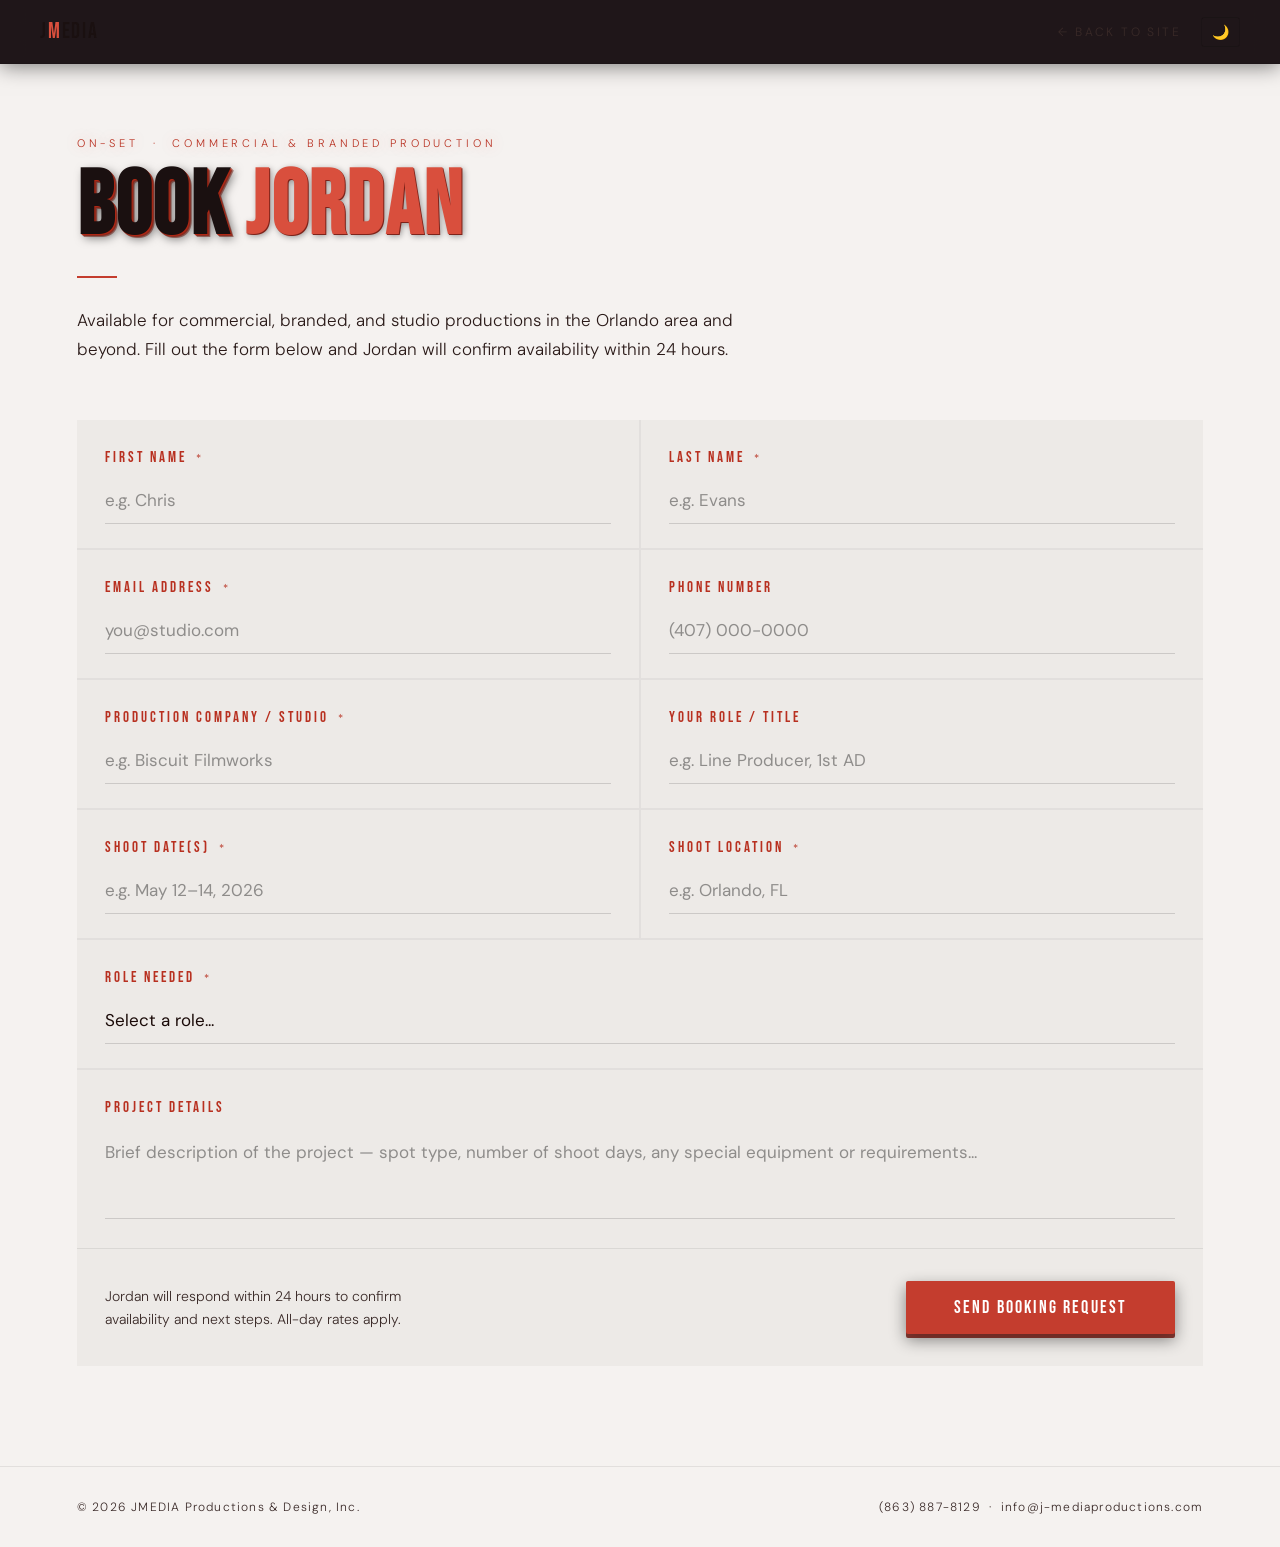
<file: booking.html>
<!DOCTYPE html>
<html lang="en" data-theme="dark">
<head>
<meta name="robots" content="noindex, nofollow">
<meta charset="UTF-8">
<meta name="viewport" content="width=device-width, initial-scale=1.0">
<title>Book Jordan — JMEDIA Productions</title>
<link rel="preconnect" href="https://fonts.googleapis.com">
<link href="https://fonts.googleapis.com/css2?family=Bebas+Neue&family=DM+Sans:wght@300;400;500&display=swap" rel="stylesheet">
<style>
  :root {
    --bg:       #0d0407;
    --bg-mid:   #130608;
    --bg-light: #1a0b0e;
    --red:      #c43d2e;
    --red-bright:#d94f3d;
    --red-dim:  rgba(217,79,61,0.08);
    --white:    #f5f0ee;
    --text-mid: #c4b0ab;
    --text-dim: #7a6260;
    --border:   rgba(255,255,255,0.07);
    --border2:  rgba(255,255,255,0.12);
  }
  [data-theme="light"] {
    --bg:       #f5f2f0;
    --bg-mid:   #edeae7;
    --bg-light: #e5e1dd;
    --white:    #1a1010;
    --text-mid: #2a1f1d;
    --text-dim: #5a4f4d;
    --border:   rgba(0,0,0,0.08);
    --border2:  rgba(0,0,0,0.14);
    --red-dim:  rgba(180,50,30,0.08);
  }
  [data-theme="light"] .field input,
  [data-theme="light"] .field select,
  [data-theme="light"] .field textarea { color: #1a0a08; }
  [data-theme="light"] .field input::placeholder,
  [data-theme="light"] .field textarea::placeholder { color: rgba(0,0,0,0.4); }
  [data-theme="light"] .hero-sub { color: #2a1a18; }
  [data-theme="light"] .eyebrow { color: #b83020; }
  [data-theme="light"] .field label { color: #b83020; }
  [data-theme="light"] .field label .req { color: #b83020; }
  [data-theme="light"] .submit-note { color: #3a2a28; }
  [data-theme="light"] .nav-back { color: #3a2a28; }
  [data-theme="light"] footer { color: #3a2a28; }
  [data-theme="light"] footer a { color: #3a2a28; }

  *, *::before, *::after { box-sizing: border-box; margin: 0; padding: 0; }

  html { scroll-behavior: smooth; }

  body {
    background: var(--bg);
    color: var(--white);
    font-family: 'DM Sans', sans-serif;
    font-weight: 300;
    min-height: 100vh;
    overflow-x: hidden;
  }

  /* ── NAV ── */
  nav {
    position: fixed; top: 0; left: 0; right: 0; z-index: 100;
    display: flex; align-items: center; justify-content: space-between;
    padding: 0 40px; height: 64px;
    background: rgba(13,4,7,0.92);
    backdrop-filter: blur(12px);
    border-bottom: 1px solid var(--border);
    box-shadow: 0 2px 20px rgba(0,0,0,0.5);
  }
  .nav-logo {
    font-family: 'Bebas Neue', sans-serif;
    font-size: 22px;
    letter-spacing: 0.08em;
    color: var(--white);
    text-decoration: none;
  }
  .nav-logo span { color: var(--red-bright); }
  .nav-right { display: flex; align-items: center; gap: 20px; }
  .nav-back {
    font-size: 12px; letter-spacing: 0.2em; color: var(--text-dim);
    text-decoration: none; text-transform: uppercase;
    transition: color 0.2s;
  }
  .nav-back:hover { color: var(--red-bright); }
  #theme-toggle {
    background: transparent; border: 1px solid var(--border2);
    color: var(--text-mid); cursor: pointer;
    padding: 6px 10px; border-radius: 3px; font-size: 14px;
    transition: all 0.2s;
  }
  #theme-toggle:hover { border-color: var(--red); color: var(--red-bright); }

  /* ── HERO STRIP ── */
  .hero {
    margin-top: 64px;
    padding: 72px 6vw 56px;
  }
  .eyebrow {
    font-size: 11px; letter-spacing: 0.35em; color: var(--red-bright);
    text-transform: uppercase; margin-bottom: 16px;
    text-shadow: 0 0 14px rgba(217,79,61,0.35);
  }
  .hero h1 {
    font-family: 'Bebas Neue', sans-serif;
    font-size: clamp(3rem, 7vw, 6.5rem);
    line-height: 0.92;
    letter-spacing: 0.02em;
    color: var(--white);
    text-shadow:
      1px 1px 0 rgba(180,40,20,0.9),
      2px 2px 0 rgba(140,25,12,0.7),
      3px 3px 0 rgba(100,18,8,0.5),
      4px 4px 10px rgba(0,0,0,0.5);
    margin-bottom: 24px;
  }
  .hero h1 em {
    font-style: normal; color: var(--red-bright);
    text-shadow:
      1px 1px 0 rgba(120,20,10,0.9),
      2px 2px 6px rgba(0,0,0,0.4);
  }
  .hero-sub {
    font-size: 17px; color: #d4c8c4; line-height: 1.7;
    max-width: 680px;
  }
  .rule { width: 40px; height: 2px; background: var(--red); margin: 28px 0; }

  /* ── FORM WRAP ── */
  .form-wrap {
    padding: 0 0 100px;
  }

  .form-grid {
    display: grid;
    grid-template-columns: 1fr 1fr;
    gap: 2px;
    background: var(--border);
    margin: 0 6vw;
  }
  .form-grid .full { grid-column: 1 / -1; }

  .field {
    background: var(--bg-mid);
    padding: 28px 28px 24px;
    position: relative;
    transition: background 0.2s;
  }
  .field:focus-within {
    background: var(--bg-light);
    box-shadow: inset 4px 0 0 var(--red-bright), inset 0 0 0 1px rgba(217,79,61,0.3);
    transition: background 0.2s, box-shadow 0.2s;
  }
  .field:focus-within label {
    color: #ffffff;
    text-shadow: 0 0 10px rgba(217,79,61,0.45);
    transition: color 0.2s, text-shadow 0.2s;
  }

  .field label {
    display: block;
    letter-spacing: 0.2em;
    text-transform: uppercase; color: var(--red-bright);
    margin-bottom: 12px;
    font-family: 'Bebas Neue', sans-serif;
    font-size: 15px;
  }
  .field label .req { color: #d94f3d; margin-left: 4px; font-size: 11px; font-family: 'DM Sans', sans-serif; letter-spacing: 0; }

  .field input,
  .field select,
  .field textarea {
    width: 100%;
    background: transparent;
    border: none;
    border-bottom: 1px solid var(--border2);
    color: #ffffff;
    font-family: 'DM Sans', sans-serif;
    font-size: 17px;
    font-weight: 400;
    padding: 10px 0 12px;
    outline: none;
    transition: border-color 0.2s;
    -webkit-appearance: none;
  }
  .field input::placeholder,
  .field textarea::placeholder { color: rgba(255,255,255,0.35); }
  .field input:focus,
  .field select:focus,
  .field textarea:focus {
    border-bottom-color: var(--red-bright);
    outline: none;
    box-shadow: 0 2px 0 var(--red-bright);
    transition: border-bottom-color 0.2s, box-shadow 0.2s;
  }

  .field select option { background: #1a0b0e; color: #ffffff; font-size: 16px; }

  .field textarea { resize: none; min-height: 90px; line-height: 1.6; }

  /* checkbox row */
  .check-group { display: flex; flex-direction: column; gap: 10px; margin-top: 4px; }
  .check-item { display: flex; align-items: center; gap: 12px; cursor: pointer; }
  .check-item input[type="checkbox"] {
    width: 16px; height: 16px; flex-shrink: 0;
    accent-color: var(--red-bright);
    cursor: pointer;
    border-bottom: none;
    padding: 0;
  }
  .check-item span {
    font-size: 14px; color: var(--text-mid); font-weight: 300;
  }

  /* submit row */
  .submit-row {
    background: var(--bg-mid);
    padding: 32px 28px;
    display: flex; align-items: center; justify-content: space-between;
    flex-wrap: wrap; gap: 20px;
    border-top: 1px solid var(--border);
    margin: 0 6vw;
  }
  .submit-note { font-size: 14px; color: #b0a09d; line-height: 1.6; max-width: 320px; }
  .btn-submit {
    background: var(--red);
    color: #fff;
    border: none;
    font-family: 'Bebas Neue', sans-serif;
    font-size: 18px;
    letter-spacing: 0.12em;
    padding: 16px 48px;
    cursor: pointer;
    border-radius: 2px;
    box-shadow: 0 4px 0 rgba(100,15,8,0.8), 0 6px 16px rgba(0,0,0,0.45);
    transition: all 0.15s;
  }
  .btn-submit:hover { transform: translateY(-2px); box-shadow: 0 6px 0 rgba(100,15,8,0.8), 0 10px 24px rgba(0,0,0,0.45); }
  .btn-submit:active { transform: translateY(2px); box-shadow: 0 2px 0 rgba(100,15,8,0.8); }
  .btn-submit:disabled { opacity: 0.5; cursor: not-allowed; transform: none; }

  /* success / error states */
  .msg {
    display: none;
    padding: 20px 28px;
    font-size: 14px; letter-spacing: 0.05em;
    border-left: 3px solid var(--red-bright);
    background: var(--red-dim);
    color: var(--text-mid);
    margin: 2px 6vw 0;
  }
  .msg.success { border-color: #4caf50; background: rgba(76,175,80,0.06); }
  .msg.visible { display: block; }

  /* ── FOOTER ── */
  footer {
    border-top: 1px solid var(--border);
    padding: 32px 6vw;
    display: flex; align-items: center; justify-content: space-between;
    flex-wrap: wrap; gap: 16px;
    font-size: 12px; color: var(--text-dim); letter-spacing: 0.1em;
  }
  footer a { color: var(--text-dim); text-decoration: none; transition: color 0.2s; }
  footer a:hover { color: var(--red-bright); }

  /* ── MOBILE ── */
  @media (max-width: 700px) {
    nav { padding: 0 20px; }
    .hero { padding: 60px 20px 40px; }
    .form-grid { grid-template-columns: 1fr; margin: 0; }
    .form-grid .full { grid-column: 1; }
    .submit-row { flex-direction: column; align-items: flex-start; margin: 0; }
    .msg { margin: 2px 0 0; }
    .btn-submit { width: 100%; text-align: center; }
    footer { padding: 24px 20px; flex-direction: column; }
  }
</style>
</head>
<body>

<nav>
  <a href="index.html" class="nav-logo">J<span>M</span>EDIA</a>
  <div class="nav-right">
    <a href="index.html" class="nav-back">← Back to Site</a>
    <button id="theme-toggle" onclick="toggleTheme()" title="Toggle theme"><span id="theme-icon">☀️</span></button>
  </div>
</nav>

<div class="hero">
  <div class="eyebrow">On-Set &nbsp;·&nbsp; Commercial &amp; Branded Production</div>
  <h1>Book <em>Jordan</em></h1>
  <div class="rule"></div>
  <p class="hero-sub">
    Available for commercial, branded, and studio productions in the Orlando area and beyond.
    Fill out the form below and Jordan will confirm availability within 24 hours.
  </p>
</div>

<div class="form-wrap">

  <!-- =========================================================
       HOW TO CONNECT THIS FORM TO HUBSPOT
       =========================================================
       1. In HubSpot → Marketing → Forms → Create form
       2. Add these fields (use exact internal names):
            firstname, lastname, email, phone,
            company, jobtitle (use for "Role Needed"),
            message (use for Project Details)
          + create custom fields:
            shoot_dates, shoot_location, roles_needed (checkbox)
       3. After saving, click "Embed" → copy your Portal ID
          and Form GUID
       4. Replace PORTAL_ID and FORM_GUID below
       ========================================================= -->

  <form id="bookingForm" novalidate>

    <div class="form-grid">

      <!-- Row 1: Name -->
      <div class="field">
        <label>First Name <span class="req">*</span></label>
        <input type="text" name="firstname" placeholder="e.g. Chris" required>
      </div>
      <div class="field">
        <label>Last Name <span class="req">*</span></label>
        <input type="text" name="lastname" placeholder="e.g. Evans" required>
      </div>

      <!-- Row 2: Contact -->
      <div class="field">
        <label>Email Address <span class="req">*</span></label>
        <input type="email" name="email" placeholder="you@studio.com" required>
      </div>
      <div class="field">
        <label>Phone Number</label>
        <input type="tel" name="phone" placeholder="(407) 000-0000">
      </div>

      <!-- Row 3: Company / Title -->
      <div class="field">
        <label>Production Company / Studio <span class="req">*</span></label>
        <input type="text" name="company" placeholder="e.g. Biscuit Filmworks" required>
      </div>
      <div class="field">
        <label>Your Role / Title</label>
        <input type="text" name="jobtitle" placeholder="e.g. Line Producer, 1st AD">
      </div>

      <!-- Row 4: Shoot dates & location -->
      <div class="field">
        <label>Shoot Date(s) <span class="req">*</span></label>
        <input type="text" name="shoot_dates" placeholder="e.g. May 12–14, 2026" required>
      </div>
      <div class="field">
        <label>Shoot Location <span class="req">*</span></label>
        <input type="text" name="shoot_location" placeholder="e.g. Orlando, FL" required>
      </div>

      <!-- Row 5: Role needed (full width) -->
      <div class="field full">
        <label>Role Needed <span class="req">*</span></label>
        <select name="roles_needed" required>
          <option value="" disabled selected>Select a role...</option>
          <option value="Camera Operator">Camera Operator</option>
          <option value="Camera Utility">Camera Utility</option>
          <option value="1st AC Support">1st AC Support</option>
          <option value="Camera Assist / 2nd AC">Camera Assist / 2nd AC</option>
          <option value="Production Assistant">Production Assistant</option>
        </select>
      </div>

      <!-- Row 6: Project details (full width) -->
      <div class="field full">
        <label>Project Details</label>
        <textarea name="message" placeholder="Brief description of the project — spot type, number of shoot days, any special equipment or requirements..."></textarea>
      </div>

    </div><!-- /form-grid -->

    <div class="submit-row">
      <p class="submit-note">
        Jordan will respond within 24 hours to confirm availability and next steps.
        All-day rates apply.
      </p>
      <button type="submit" class="btn-submit" id="submitBtn">Send Booking Request</button>
    </div>

    <div class="msg success" id="msgSuccess">
      ✓ &nbsp;Request received. Jordan will be in touch within 24 hours.
    </div>
    <div class="msg" id="msgError">
      Something went wrong — please email <a href="mailto:info@j-mediaproductions.com">info@j-mediaproductions.com</a> directly.
    </div>

  </form>
</div>

<footer>
  <span>© 2026 JMEDIA Productions &amp; Design, Inc.</span>
  <span>
    <a href="tel:8638878129">(863) 887-8129</a>
    &nbsp;·&nbsp;
    <a href="mailto:info@j-mediaproductions.com">info@j-mediaproductions.com</a>
  </span>
</footer>

<script>
/* ── THEME ── */
(function() {
  const saved = localStorage.getItem('jmedia-theme');
  const prefersDark = window.matchMedia('(prefers-color-scheme: dark)').matches;
  const theme = saved || (prefersDark ? 'dark' : 'light');
  document.documentElement.setAttribute('data-theme', theme);
  updateIcon(theme);
  function updateIcon(t) {
    const icon = document.getElementById('theme-icon');
    if (icon) icon.textContent = t === 'dark' ? '☀️' : '🌙';
  }
  window.toggleTheme = function() {
    const current = document.documentElement.getAttribute('data-theme') || 'dark';
    const next = current === 'dark' ? 'light' : 'dark';
    document.documentElement.setAttribute('data-theme', next);
    localStorage.setItem('jmedia-theme', next);
    updateIcon(next);
  };
})();

/* ── FORM SUBMIT → HUBSPOT ── */
const PORTAL_ID = '49139393';
const FORM_GUID = 'e3b3b56c-67ad-4bb5-9782-e54313cead9c';

document.getElementById('bookingForm').addEventListener('submit', async function(e) {
  e.preventDefault();
  const form = e.target;
  const btn  = document.getElementById('submitBtn');
  const ok   = document.getElementById('msgSuccess');
  const err  = document.getElementById('msgError');

  // Basic validation
  const required = form.querySelectorAll('[required]');
  let valid = true;
  required.forEach(field => { if (!field.value.trim()) valid = false; });
  const rolesSelect = form.querySelector('[name="roles_needed"]');
  if (!rolesSelect || !rolesSelect.value) valid = false;

  if (!valid) {
    err.textContent = 'Please fill in all required fields and select at least one role.';
    err.classList.remove('success');
    err.classList.add('visible');
    return;
  }

  btn.disabled = true;
  btn.textContent = 'Sending...';
  ok.classList.remove('visible');
  err.classList.remove('visible');

  // Build HubSpot fields array
  const roles = form.querySelector('[name="roles_needed"]').value;
  const fields = [
    { name: 'firstname',      value: form.firstname.value.trim() },
    { name: 'lastname',       value: form.lastname.value.trim() },
    { name: 'email',          value: form.email.value.trim() },
    { name: 'phone',          value: form.phone.value.trim() },
    { name: 'company',        value: form.company.value.trim() },
    { name: 'jobtitle',       value: form.jobtitle.value.trim() },
    { name: 'shoot_dates',    value: form.shoot_dates.value.trim() },
    { name: 'shoot_location', value: form.shoot_location.value.trim() },
    { name: 'roles_needed',   value: roles },
    { name: 'message',        value: form.message.value.trim() },
  ].filter(f => f.value);

  try {
    const res = await fetch(
      `https://api.hsforms.com/submissions/v3/integration/submit/${PORTAL_ID}/${FORM_GUID}`,
      {
        method: 'POST',
        headers: { 'Content-Type': 'application/json' },
        body: JSON.stringify({
          fields,
          context: { pageUri: window.location.href, pageName: 'JMEDIA Booking Form' }
        })
      }
    );

    if (res.ok) {
      ok.classList.add('visible');
      form.reset();
    } else {
      throw new Error('HubSpot error');
    }
  } catch {
    err.textContent = 'Something went wrong — please email info@j-mediaproductions.com directly.';
    err.classList.add('visible');
  }

  btn.disabled = false;
  btn.textContent = 'Send Booking Request';
});
</script>
</body>
</html>
</file>
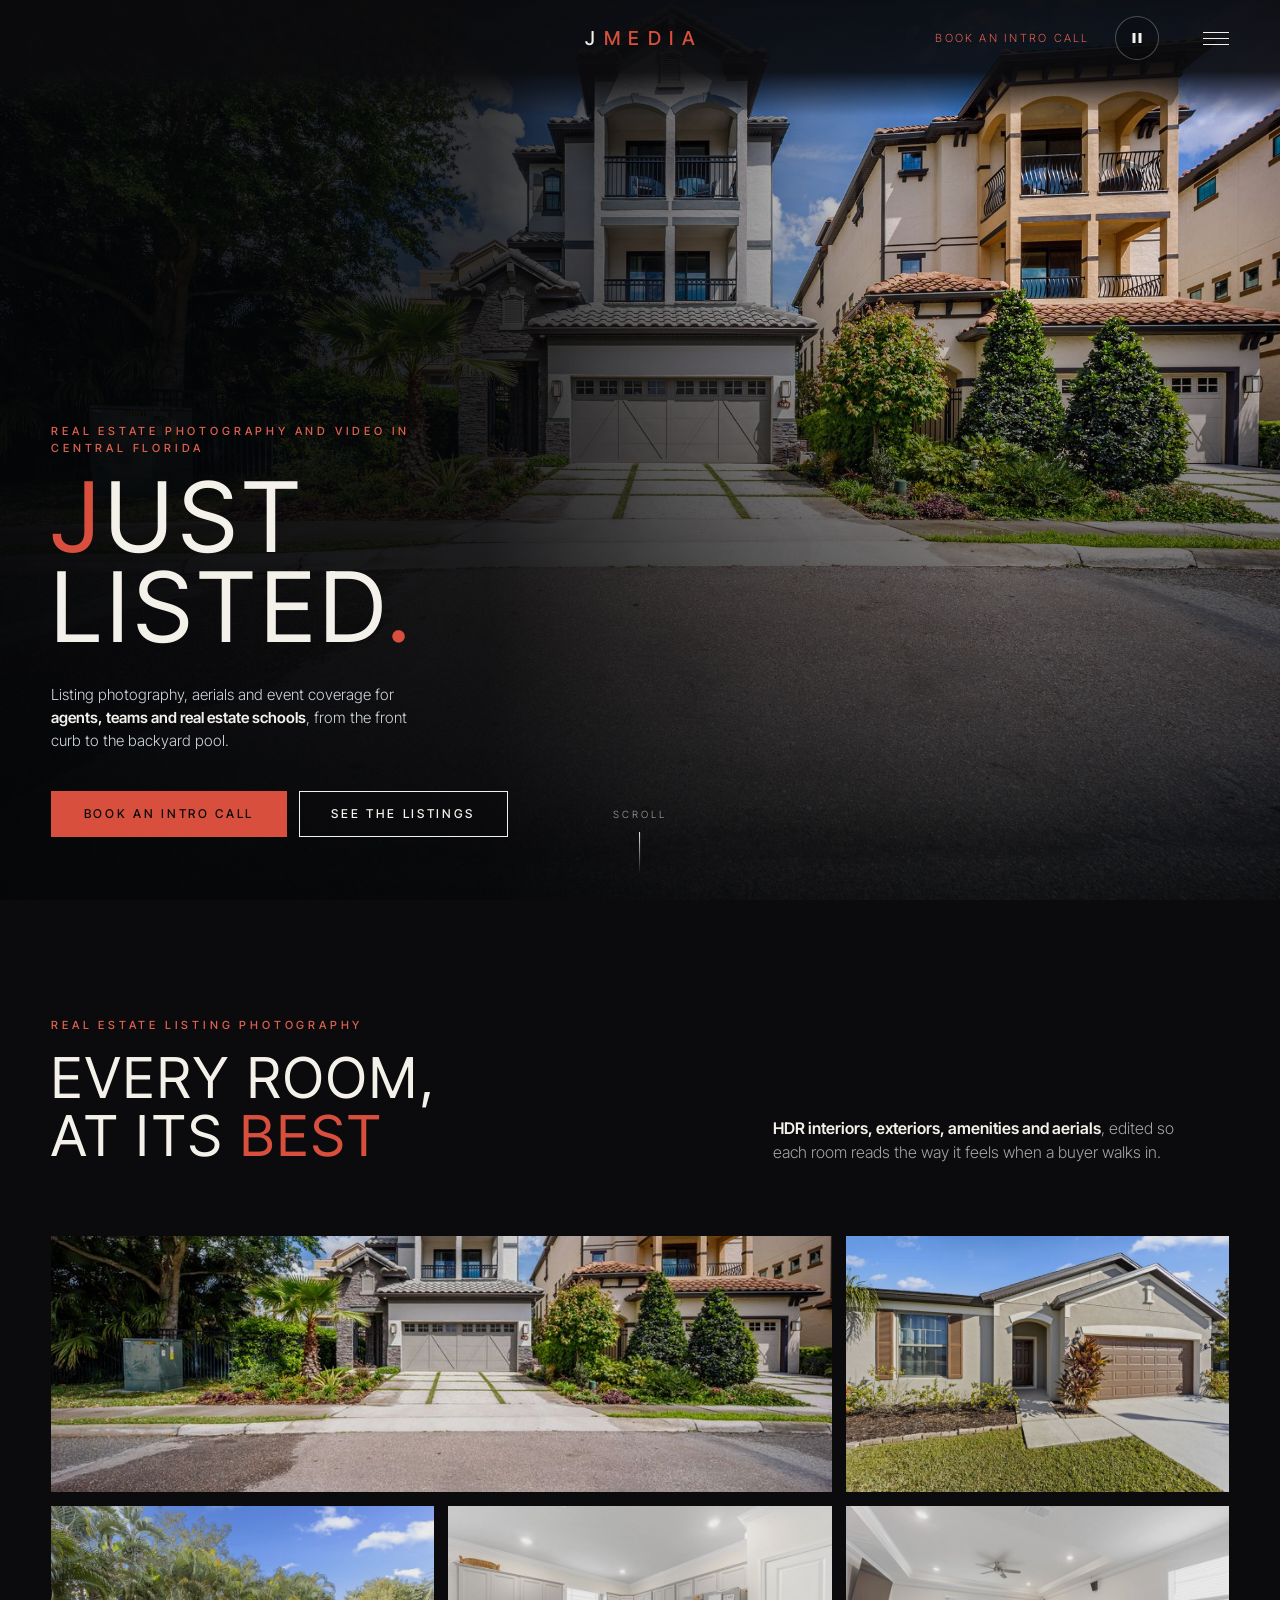
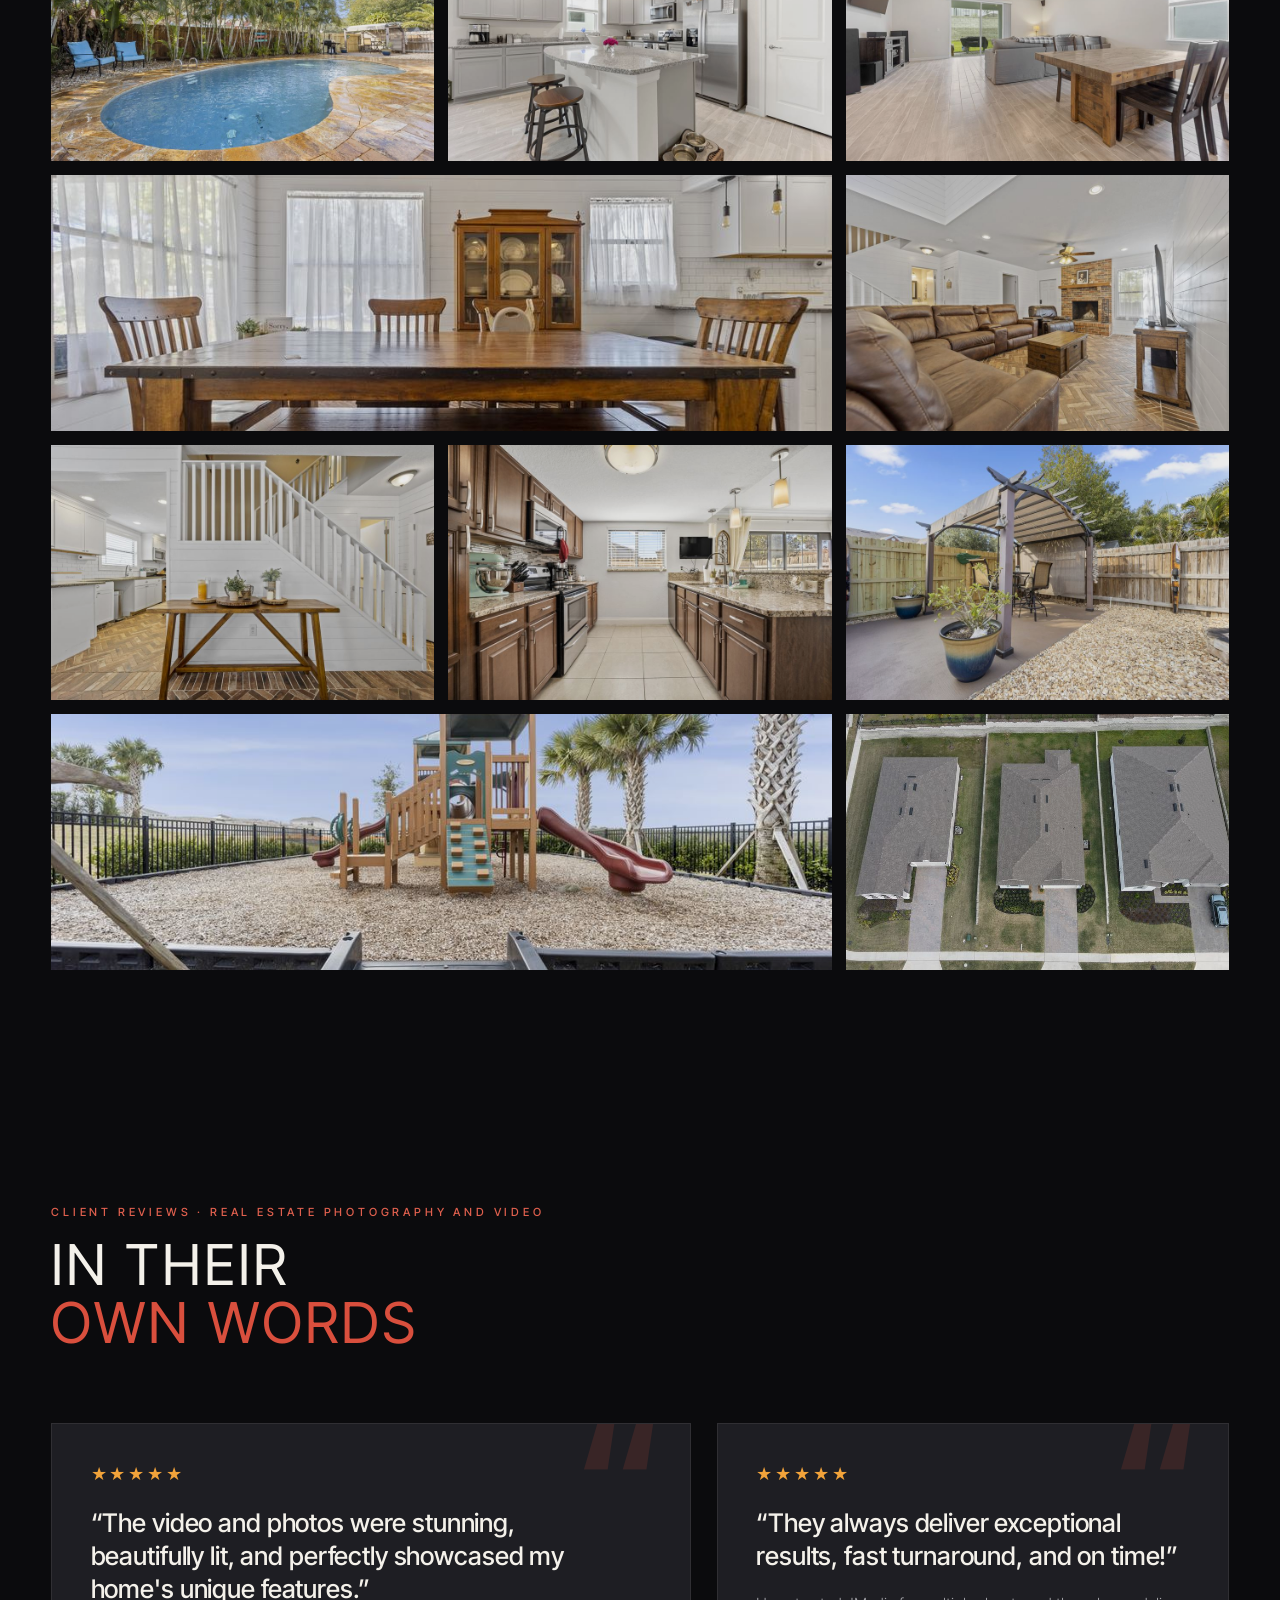
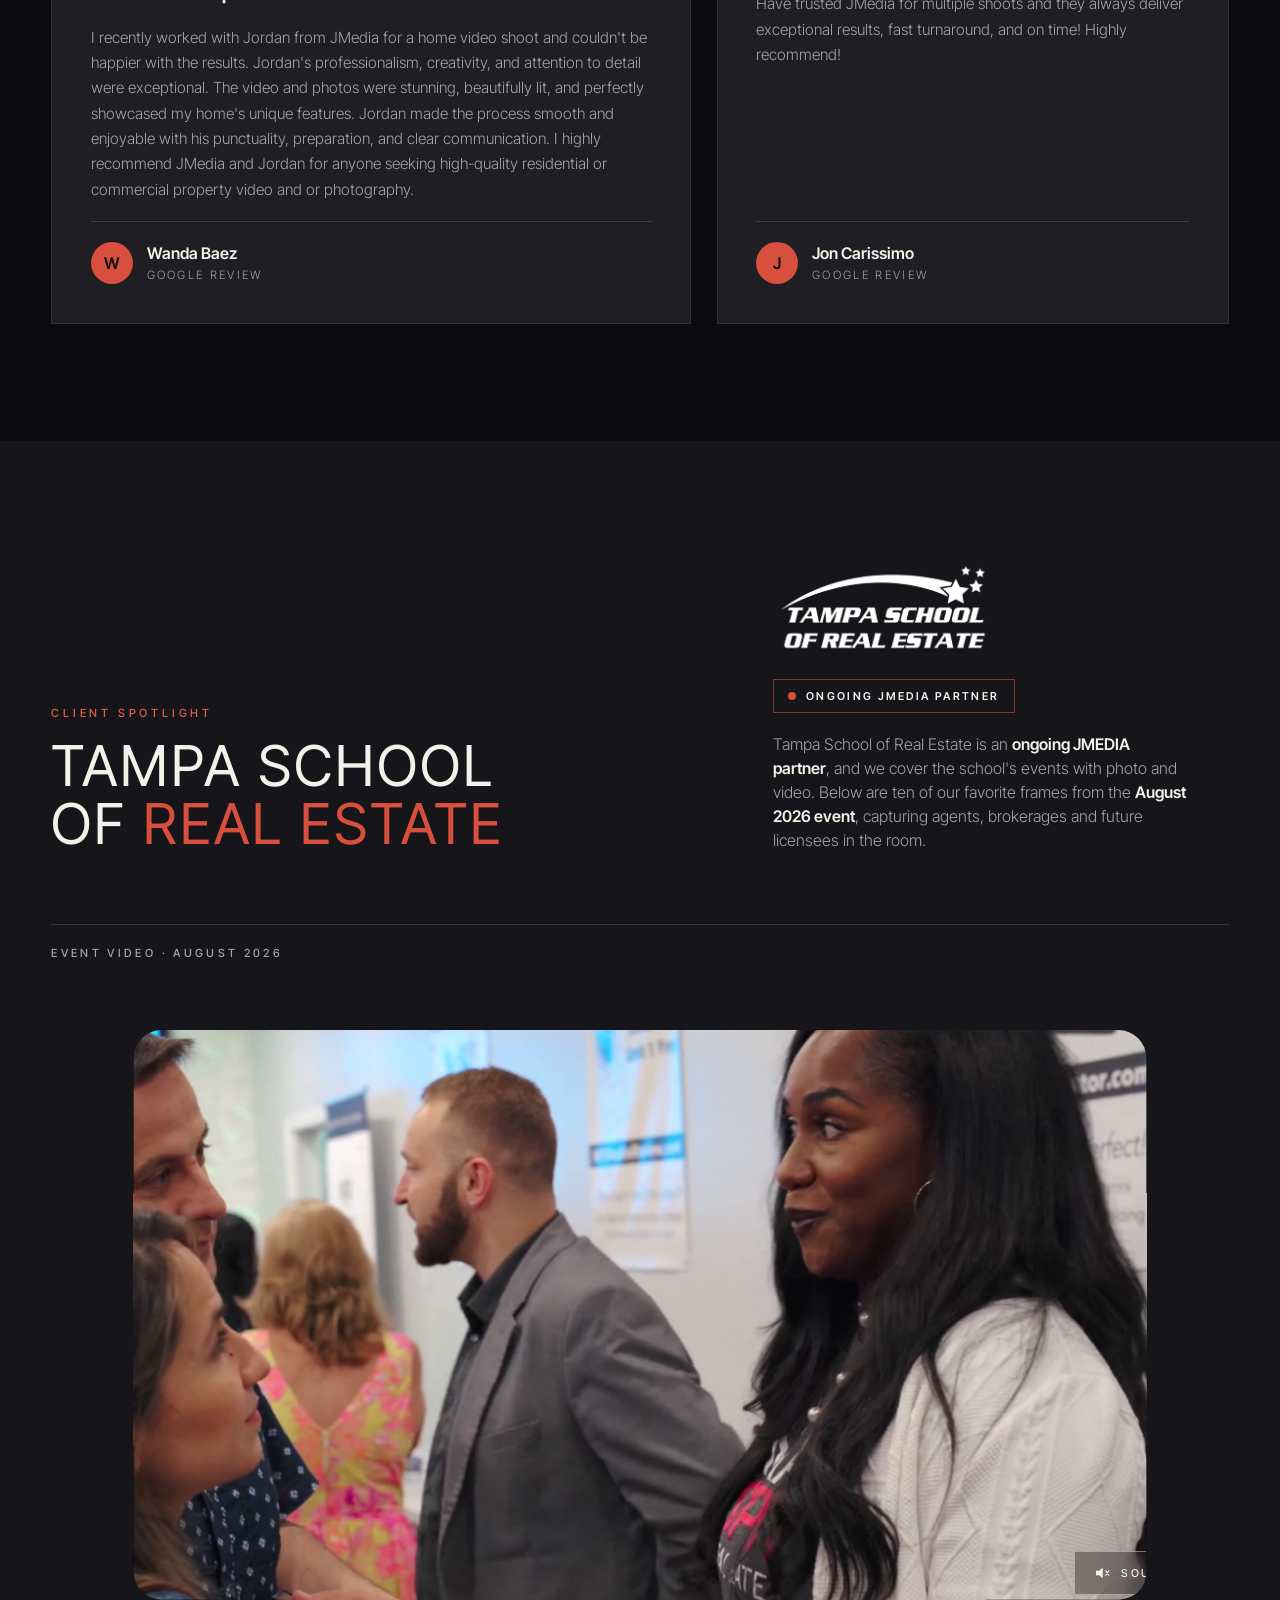
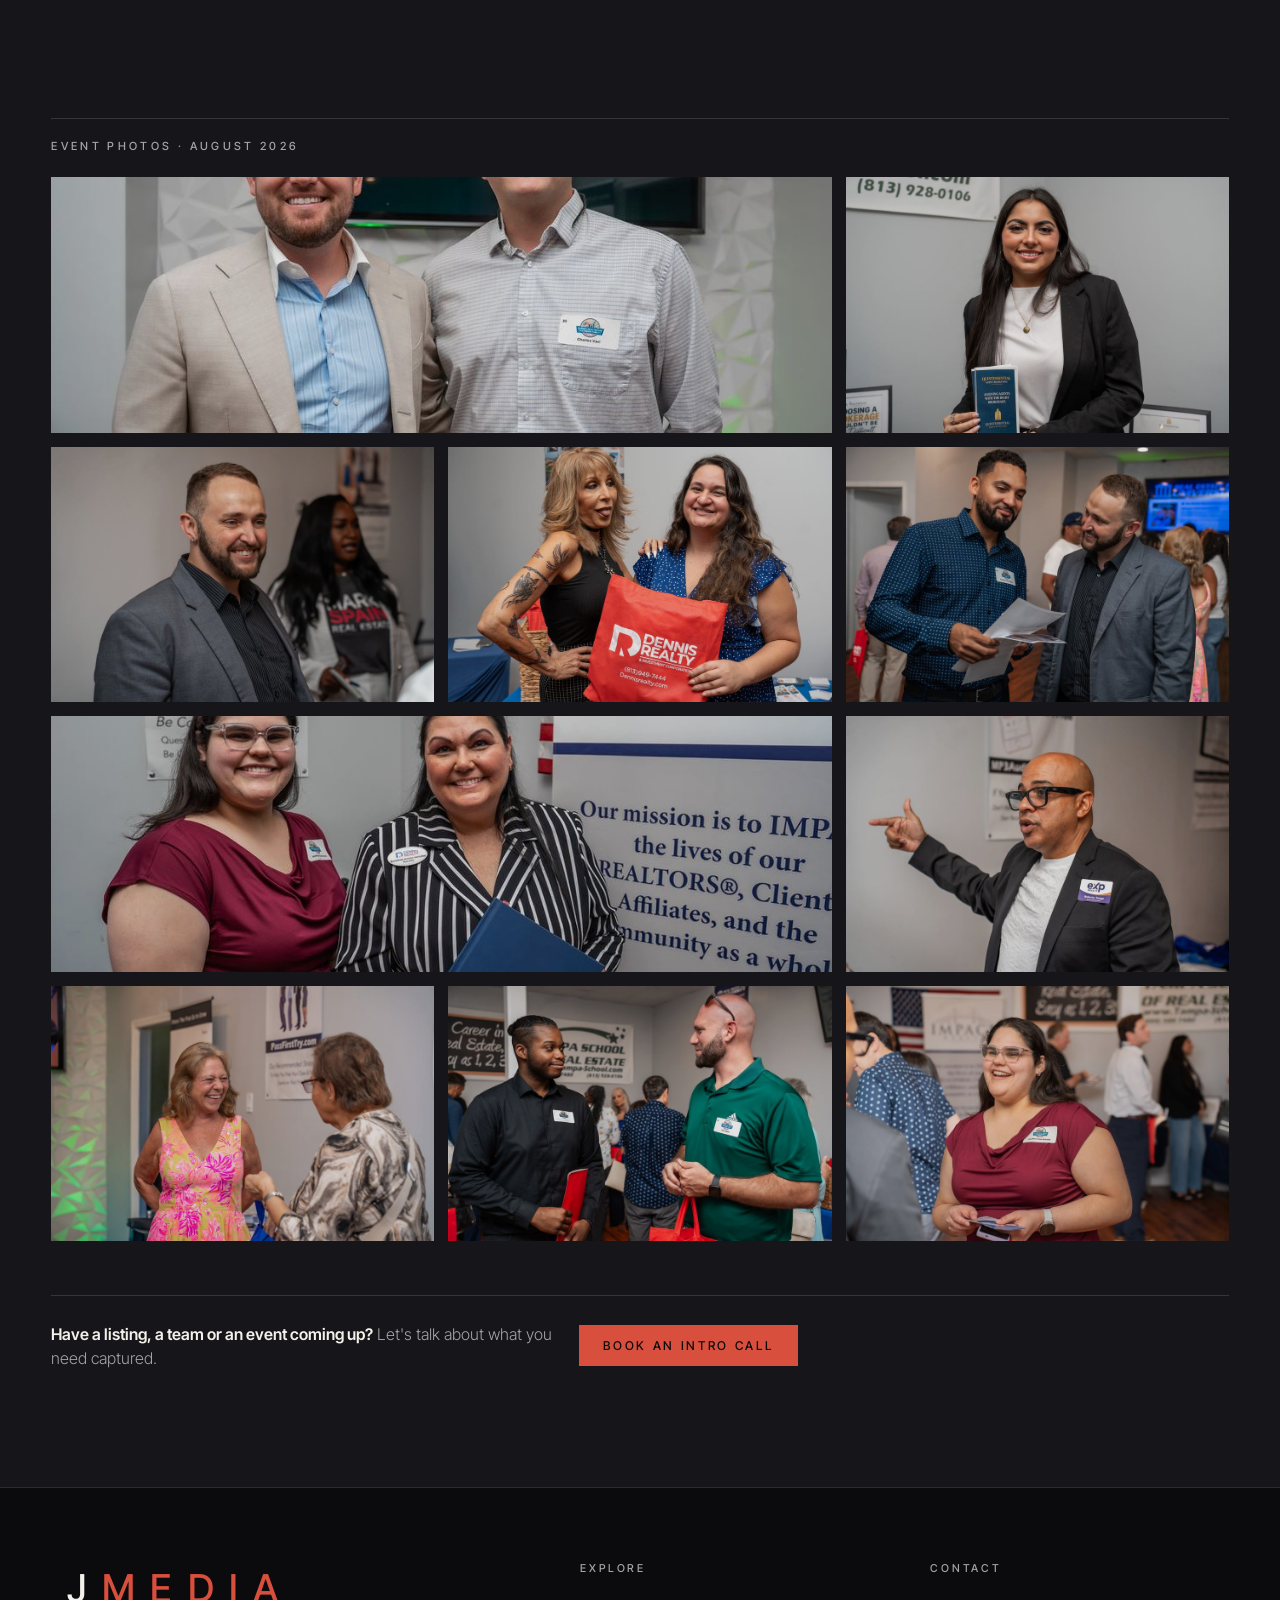
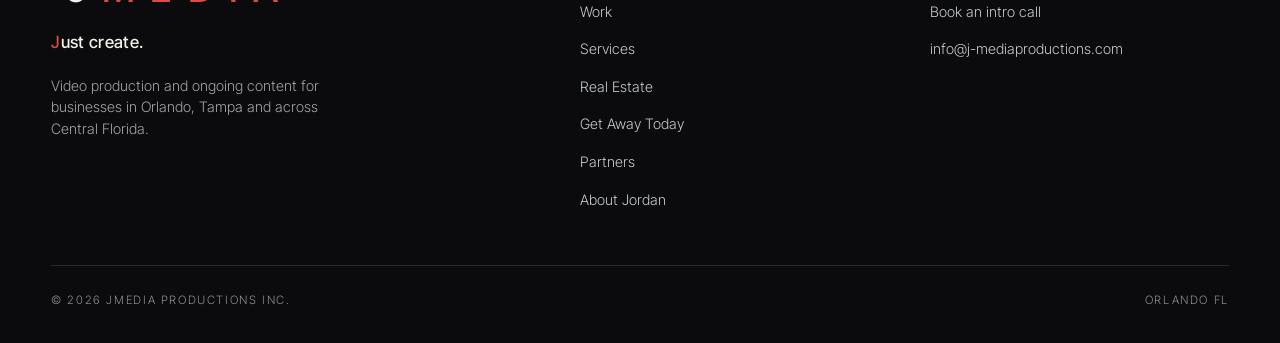
<file: realestate.html>
<!DOCTYPE html>
<html lang="en">
<head>
<meta charset="utf-8">
<meta name="viewport" content="width=device-width, initial-scale=1">
<title>Real Estate Photography & Video in Central Florida | JMEDIA</title>
<meta name="description" content="Real estate photography, aerials and video for agents, teams and schools in Central Florida, including ongoing event coverage for Tampa School of Real Estate.">
<meta name="robots" content="index, follow, max-image-preview:large">
<link rel="canonical" href="https://jmedia-productions.vercel.app/realestate.html">
<meta property="og:type" content="website">
<meta property="og:site_name" content="JMEDIA Productions">
<meta property="og:locale" content="en_US">
<meta property="og:url" content="https://jmedia-productions.vercel.app/realestate.html">
<meta property="og:title" content="Real Estate Photography & Video in Central Florida | JMEDIA">
<meta property="og:description" content="Real estate photography, aerials and video for agents, teams and schools in Central Florida, including ongoing event coverage for Tampa School of Real Estate.">
<meta property="og:image" content="https://jmedia-productions.vercel.app/assets/realestate/re-01.jpg">
<meta property="og:image:width" content="2000">
<meta property="og:image:height" content="1333">
<meta name="twitter:card" content="summary_large_image">
<meta name="twitter:title" content="Real Estate Photography & Video in Central Florida | JMEDIA">
<meta name="twitter:description" content="Real estate photography, aerials and video for agents, teams and schools in Central Florida, including ongoing event coverage for Tampa School of Real Estate.">
<meta name="twitter:image" content="https://jmedia-productions.vercel.app/assets/realestate/re-01.jpg">
<script type="application/ld+json">
{
 "@context": "https://schema.org",
 "@graph": [
  {
   "@type": "Service",
   "name": "Real estate photography and video",
   "serviceType": "Real estate photography",
   "provider": {
    "@id": "https://jmedia-productions.vercel.app/#jmedia"
   },
   "areaServed": {
    "@type": "AdministrativeArea",
    "name": "Central Florida"
   },
   "description": "Listing photography, HDR interiors, exteriors, amenities, aerials and event photo and video for real estate agents, teams and schools."
  },
  {
   "@type": "VideoObject",
   "name": "Tampa School of Real Estate August 2026 event",
   "description": "Event video of the Tampa School of Real Estate August 2026 event, filmed and edited by JMEDIA.",
   "thumbnailUrl": "https://jmedia-productions.vercel.app/assets/tsre/tsre-event-poster.jpg",
   "contentUrl": "https://jmedia-productions.vercel.app/assets/tsre/tsre-event.mp4",
   "uploadDate": "2026-10-26",
   "duration": "PT1M3S",
   "publisher": {
    "@id": "https://jmedia-productions.vercel.app/#jmedia"
   }
  },
  {
   "@type": "BreadcrumbList",
   "itemListElement": [
    {
     "@type": "ListItem",
     "position": 1,
     "name": "Home",
     "item": "https://jmedia-productions.vercel.app/"
    },
    {
     "@type": "ListItem",
     "position": 2,
     "name": "Real Estate",
     "item": "https://jmedia-productions.vercel.app/realestate.html"
    }
   ]
  }
 ]
}
</script>
<meta name="theme-color" content="#0B0B0D">
<link rel="icon" type="image/png" sizes="32x32" href="assets/favicon-32.png">
<link rel="icon" type="image/png" sizes="512x512" href="assets/icon-512.png">
<link rel="apple-touch-icon" href="assets/apple-touch-icon.png">
<link rel="preconnect" href="https://fonts.googleapis.com">
<link rel="preconnect" href="https://fonts.gstatic.com" crossorigin>
<link href="https://fonts.googleapis.com/css2?family=Inter+Tight:wght@300;400;500;600;700&display=swap" rel="stylesheet">
<link rel="stylesheet" href="assets/site.css">
</head>
<body>
<a class="skip" href="#main">Skip to main content</a>

<div class="progress" id="progress"></div>

<!-- ======================= HEADER (shared) ======================= -->
<header class="nav" id="nav">
  <div class="nav__side">
    <a class="nav__link" href="index.html#work">Work</a>
    <a class="nav__link" href="index.html#services">Services</a>
    <a class="nav__link" href="realestate.html">Real Estate</a>
    <a class="nav__link" href="index.html#partners">Partners</a>
  </div>
  <a class="brand" href="index.html" aria-label="JMEDIA home">J<b>MEDIA</b></a>
  <div class="nav__side nav__side--r">
    <a class="nav__link" href="about.html">About</a>
    <a class="nav__link nav__link--cta" href="https://calendar.app.google/BkgfP4EBCaa2ZVK66" target="_blank" rel="noopener">Book an intro call</a>
    <button class="burger" id="burger" aria-label="Menu" aria-expanded="false" aria-controls="menu"><span></span><span></span><span></span></button>
  </div>
</header>

<nav class="menu" id="menu" aria-hidden="true">
  <ul class="menu__list">
    <li><a href="index.html">Home</a></li>
    <li><a href="index.html#work">Work</a></li>
    <li><a href="index.html#services">Services</a></li>
    <li><a href="realestate.html">Real Estate</a></li>
    <li><a href="get-away-today.html">Get Away Today</a></li>
    <li><a href="index.html#partners">Partners</a></li>
    <li><a href="about.html">About</a></li>
    <li class="menu__cta"><a class="btn btn--accent" href="https://calendar.app.google/BkgfP4EBCaa2ZVK66" target="_blank" rel="noopener">Book an intro call</a></li>
  </ul>
</nav>

<main id="main" tabindex="-1">

<!-- ======================= 1 · HERO ======================= -->
<section class="hero" id="top" data-media>
  <img class="poster" src="assets/realestate/re-01.jpg" alt="" aria-hidden="true" fetchpriority="high" style="object-position:50% 40%">
  <div class="scrim scrim--bottom"></div>
  <div class="hero__inner">
    <div class="wrap">
      <h1 class="eyebrow hero__kicker" data-reveal>Real estate photography and video in Central Florida</h1>
      <p class="display hero__title" data-reveal><span class="sr">Just listed.</span><span aria-hidden="true"><span class="j">J</span>UST<br>LISTED<span class="j">.</span></span></p>
      <p class="hero__copy" data-reveal data-reveal-delay="1">Listing photography, aerials and event coverage for <strong>agents, teams and real estate schools</strong>, from the front curb to the backyard pool.</p>
      <div class="hero__cta" data-reveal data-reveal-delay="2">
        <a class="btn btn--accent" href="https://calendar.app.google/BkgfP4EBCaa2ZVK66" target="_blank" rel="noopener">Book an intro call</a>
        <a class="btn btn--ghost" href="#listings">See the listings</a>
      </div>
    </div>
  </div>
  <div class="scroll-cue" aria-hidden="true"><span>Scroll</span><i></i></div>
</section>

<!-- ======================= 2 · LISTING PHOTOGRAPHY ======================= -->
<section class="section" id="listings">
  <div class="wrap">
    <div class="statement section__head" style="max-width:none">
      <div>
        <p class="eyebrow" data-reveal>Real estate listing photography</p>
        <h2 class="h2" data-reveal>Every room,<br>at its <span class="hl">best</span></h2>
      </div>
      <p class="lede" data-reveal data-reveal-delay="1"><strong>HDR interiors, exteriors, amenities and aerials</strong>, edited so each room reads the way it feels when a buyer walks in.</p>
    </div>

    <div class="pgrid pgrid--listings">
      <button class="pgrid__item pgrid__item--wide" data-full="assets/realestate/re-01.jpg" data-reveal><img src="assets/realestate/re-01-sm.jpg" alt="Real estate exterior photo of three story townhomes" loading="lazy"></button>
      <button class="pgrid__item" data-full="assets/realestate/re-02.jpg" data-reveal data-reveal-delay="1"><img src="assets/realestate/re-02-sm.jpg" alt="Real estate exterior photo of a single family home with landscaped yard" loading="lazy"></button>
      <button class="pgrid__item" data-full="assets/realestate/re-03.jpg" data-reveal><img src="assets/realestate/re-03-sm.jpg" alt="Listing photo of a backyard pool lined with palm trees" loading="lazy"></button>
      <button class="pgrid__item" data-full="assets/realestate/re-04.jpg" data-reveal data-reveal-delay="1"><img src="assets/realestate/re-04-sm.jpg" alt="HDR interior listing photo of a kitchen with island and stainless appliances" loading="lazy"></button>
      <button class="pgrid__item" data-full="assets/realestate/re-05.jpg" data-reveal data-reveal-delay="2"><img src="assets/realestate/re-05-sm.jpg" alt="HDR interior listing photo of an open living and dining room" loading="lazy"></button>
      <button class="pgrid__item pgrid__item--wide" data-full="assets/realestate/re-06.jpg" data-reveal><img src="assets/realestate/re-06-sm.jpg" alt="HDR interior listing photo of a dining room with farmhouse table and chandelier" loading="lazy"></button>
      <button class="pgrid__item" data-full="assets/realestate/re-07.jpg" data-reveal data-reveal-delay="1"><img src="assets/realestate/re-07-sm.jpg" alt="HDR interior listing photo of a living room with leather sectional and fireplace" loading="lazy"></button>
      <button class="pgrid__item" data-full="assets/realestate/re-08.jpg" data-reveal><img src="assets/realestate/re-08-sm.jpg" alt="Listing photo of an entry with staircase and console table" loading="lazy"></button>
      <button class="pgrid__item" data-full="assets/realestate/re-09.jpg" data-reveal data-reveal-delay="1"><img src="assets/realestate/re-09-sm.jpg" alt="Listing photo of a kitchen with dark wood cabinets" loading="lazy"></button>
      <button class="pgrid__item" data-full="assets/realestate/re-10.jpg" data-reveal data-reveal-delay="2"><img src="assets/realestate/re-10-sm.jpg" alt="Listing photo of a backyard patio with pergola" loading="lazy"></button>
      <button class="pgrid__item pgrid__item--wide" data-full="assets/realestate/re-11.jpg" data-reveal><img src="assets/realestate/re-11-sm.jpg" alt="Community amenity photo of a playground" loading="lazy"></button>
      <button class="pgrid__item" data-full="assets/realestate/re-12.jpg" data-reveal data-reveal-delay="1"><img src="assets/realestate/re-12-sm.jpg" alt="Aerial drone photo of three homes" loading="lazy"></button>
    </div>
  </div>
</section>

<!-- ======================= 3 · REVIEWS (verbatim Google reviews) ======================= -->
<section class="section" id="reviews">
  <div class="wrap">
    <div class="section__head">
      <p class="eyebrow" data-reveal>Client reviews · Real estate photography and video</p>
      <h2 class="h2" data-reveal>In their<br><span class="hl">own words</span></h2>
    </div>
    <div class="reviews">
      <figure class="review" data-reveal>
        <div class="review__stars" role="img" aria-label="5 out of 5 stars">★★★★★</div>
        <p class="review__pull">“The video and photos were stunning, beautifully lit, and perfectly showcased my home's unique features.”</p>
        <blockquote class="review__full">I recently worked with Jordan from JMedia for a home video shoot and couldn't be happier with the results. Jordan's professionalism, creativity, and attention to detail were exceptional. The video and photos were stunning, beautifully lit, and perfectly showcased my home's unique features. Jordan made the process smooth and enjoyable with his punctuality, preparation, and clear communication. I highly recommend JMedia and Jordan for anyone seeking high-quality residential or commercial property video and or photography.</blockquote>
        <figcaption class="review__by"><span class="review__av">W</span><span><b>Wanda Baez</b><i>Google review</i></span></figcaption>
      </figure>
      <figure class="review" data-reveal data-reveal-delay="1">
        <div class="review__stars" role="img" aria-label="5 out of 5 stars">★★★★★</div>
        <p class="review__pull">“They always deliver exceptional results, fast turnaround, and on time!”</p>
        <blockquote class="review__full">Have trusted JMedia for multiple shoots and they always deliver exceptional results, fast turnaround, and on time! Highly recommend!</blockquote>
        <figcaption class="review__by"><span class="review__av">J</span><span><b>Jon Carissimo</b><i>Google review</i></span></figcaption>
      </figure>
    </div>
  </div>
</section>

<!-- ======================= 4 · TAMPA SCHOOL OF REAL ESTATE ======================= -->
<section class="section" id="tsre" style="background:var(--bg-2)">
  <div class="wrap">
    <div class="statement section__head" style="max-width:none">
      <div>
        <p class="eyebrow" data-reveal>Client spotlight</p>
        <h2 class="h2" data-reveal>Tampa School<br>of <span class="hl">Real Estate</span></h2>
      </div>
      <div>
        <img class="tsre__logo" src="assets/partners/tampa-school-of-real-estate.png" alt="Tampa School of Real Estate" data-reveal>
        <p class="partner-badge" data-reveal><span class="partner-badge__dot"></span>Ongoing JMEDIA partner</p>
        <p class="lede" data-reveal data-reveal-delay="1">Tampa School of Real Estate is an <strong>ongoing JMEDIA partner</strong>, and we cover the school's events with photo and video. Below are ten of our favorite frames from the <strong>August 2026 event</strong>, capturing agents, brokerages and future licensees in the room.</p>
      </div>
    </div>

    <p class="work__label" data-reveal>Event video · August 2026</p>
    <article class="feat feat--inline" data-feat>
      <div class="feat__frame">
        <video class="feat__video" muted loop playsinline preload="none" poster="assets/tsre/tsre-event-poster.jpg"
          data-hd="assets/tsre/tsre-event.mp4" data-sd="assets/tsre/tsre-event-sd.mp4" aria-label="Tampa School of Real Estate August 2026 event video"></video>
        <button class="feat__sound" type="button" aria-pressed="false" aria-label="Turn sound on for the event video"><svg class="i-off" width="18" height="18" viewBox="0 0 24 24" fill="none" aria-hidden="true"><path d="M4 9v6h4l5 4V5L8 9H4z" fill="currentColor"/><path d="M17 9l4 6M21 9l-4 6" stroke="currentColor" stroke-width="1.6" stroke-linecap="round"/></svg><svg class="i-on" width="18" height="18" viewBox="0 0 24 24" fill="none" aria-hidden="true"><path d="M4 9v6h4l5 4V5L8 9H4z" fill="currentColor"/><path d="M16.5 8.5a5 5 0 0 1 0 7M19 6a8.5 8.5 0 0 1 0 12" stroke="currentColor" stroke-width="1.6" stroke-linecap="round"/></svg><span>Sound</span></button>
      </div>
    </article>

    <p class="work__label" data-reveal>Event photos · August 2026</p>
    <div class="pgrid pgrid--event">
      <button class="pgrid__item pgrid__item--wide" data-full="assets/tsre/tsre-07.jpg" data-reveal><img src="assets/tsre/tsre-07-sm.jpg" alt="Tampa School of Real Estate event photo: two attendees posing together at the event" loading="lazy"></button>
      <button class="pgrid__item" data-full="assets/tsre/tsre-03.jpg" data-reveal data-reveal-delay="1"><img src="assets/tsre/tsre-03-sm.jpg" alt="Tampa School of Real Estate event photo: attendee holding a school brochure" loading="lazy"></button>
      <button class="pgrid__item" data-full="assets/tsre/tsre-02.jpg" data-reveal><img src="assets/tsre/tsre-02-sm.jpg" alt="Tampa School of Real Estate event photo: attendee smiling during a conversation" loading="lazy"></button>
      <button class="pgrid__item" data-full="assets/tsre/tsre-09.jpg" data-reveal data-reveal-delay="1"><img src="assets/tsre/tsre-09-sm.jpg" alt="Tampa School of Real Estate event photo: two attendees holding a brokerage tote bag" loading="lazy"></button>
      <button class="pgrid__item" data-full="assets/tsre/tsre-05.jpg" data-reveal data-reveal-delay="2"><img src="assets/tsre/tsre-05-sm.jpg" alt="Tampa School of Real Estate event photo: two attendees talking over printed materials" loading="lazy"></button>
      <button class="pgrid__item pgrid__item--wide" data-full="assets/tsre/tsre-04.jpg" data-reveal><img src="assets/tsre/tsre-04-sm.jpg" alt="Tampa School of Real Estate event photo: two attendees at a brokerage display" loading="lazy"></button>
      <button class="pgrid__item" data-full="assets/tsre/tsre-08.jpg" data-reveal data-reveal-delay="1"><img src="assets/tsre/tsre-08-sm.jpg" alt="Tampa School of Real Estate event photo: attendee gesturing mid conversation" loading="lazy"></button>
      <button class="pgrid__item" data-full="assets/tsre/tsre-01.jpg" data-reveal data-reveal-delay="2"><img src="assets/tsre/tsre-01-sm.jpg" alt="Tampa School of Real Estate event photo: two attendees laughing together" loading="lazy"></button>
      <button class="pgrid__item" data-full="assets/tsre/tsre-06.jpg" data-reveal><img src="assets/tsre/tsre-06-sm.jpg" alt="Tampa School of Real Estate event photo: attendees networking in the school lobby" loading="lazy"></button>
      <button class="pgrid__item" data-full="assets/tsre/tsre-10.jpg" data-reveal data-reveal-delay="1"><img src="assets/tsre/tsre-10-sm.jpg" alt="Tampa School of Real Estate event photo: attendee smiling in a crowded room" loading="lazy"></button>
    </div>

    <div class="section__cta" data-reveal>
      <p><strong>Have a listing, a team or an event coming up?</strong> Let's talk about what you need captured.</p>
      <a class="btn btn--accent btn--sm" href="https://calendar.app.google/BkgfP4EBCaa2ZVK66" target="_blank" rel="noopener">Book an intro call</a>
    </div>
  </div>
</section>

</main>

<!-- ======================= FOOTER (shared) ======================= -->
<footer class="foot">
  <div class="wrap">
    <div class="foot__cols">
      <div class="foot__about">
        <p class="foot__brand">J<b>MEDIA</b></p>
        <p class="foot__motto"><span class="j">J</span>ust create.</p>
        <p class="body" style="font-size:.9rem;max-width:34ch">Video production and ongoing content for businesses in Orlando, Tampa and across Central Florida.</p>
      </div>
      <div>
        <h2 class="foot__h">Explore</h2>
        <ul>
          <li><a href="index.html#work">Work</a></li>
          <li><a href="index.html#services">Services</a></li>
          <li><a href="realestate.html">Real Estate</a></li>
    <li><a href="get-away-today.html">Get Away Today</a></li>
          <li><a href="index.html#partners">Partners</a></li>
          <li><a href="about.html">About Jordan</a></li>
        </ul>
      </div>
      <div>
        <h2 class="foot__h">Contact</h2>
        <ul>
          <li><a href="https://calendar.app.google/BkgfP4EBCaa2ZVK66" target="_blank" rel="noopener">Book an intro call</a></li>
          <li><a href="mailto:info@j-mediaproductions.com">info@j-mediaproductions.com</a></li>
        </ul>
      </div>
    </div>
    <div class="foot__base">
      <span>© <span id="yr">2026</span> JMEDIA Productions Inc.</span>
      <span>Orlando FL</span>
    </div>
  </div>
</footer>

<!-- ======================= PHOTO VIEWER ======================= -->
<div class="lightbox lightbox--photo" id="lightbox" role="dialog" aria-modal="true" aria-label="Photo viewer" aria-hidden="true">
  <button class="sqbtn lightbox__close" id="lbClose" aria-label="Close photo">
    <svg width="14" height="14" viewBox="0 0 14 14" fill="none"><path d="M1 1l12 12M13 1 1 13" stroke="currentColor" stroke-width="1.2"/></svg>
  </button>
  <button class="sqbtn lb__nav lb__nav--prev" id="lbPrev" aria-label="Previous photo">
    <svg width="19" height="11" viewBox="0 0 19 11" fill="none"><path d="M19 5.5H1M6 1 1 5.5 6 10" stroke="currentColor" stroke-width="1.2"/></svg>
  </button>
  <img class="lb__img" id="lbImg" alt="">
  <button class="sqbtn lb__nav lb__nav--next" id="lbNext" aria-label="Next photo">
    <svg width="19" height="11" viewBox="0 0 19 11" fill="none"><path d="M0 5.5h18M13 1l5 4.5-5 4.5" stroke="currentColor" stroke-width="1.2"/></svg>
  </button>
</div>

<script src="assets/motion.js"></script>
<script>
(function(){
  var reduce = matchMedia('(prefers-reduced-motion: reduce)').matches;
  var root = document.documentElement;
  document.getElementById('yr').textContent = new Date().getFullYear();

  /* header + progress */
  var nav = document.getElementById('nav'), last = 0, bar = document.getElementById('progress'), ticking = false;
  function onScroll(){
    if (ticking) return; ticking = true;
    requestAnimationFrame(function(){
      var y = window.scrollY, h = root.scrollHeight - window.innerHeight;
      nav.classList.toggle('is-solid', y > window.innerHeight * .6);
      nav.classList.toggle('is-hidden', y > last && y > 240 && !document.body.classList.contains('menu-open'));
      last = y; bar.style.transform = 'scaleX(' + (h > 0 ? y / h : 0) + ')'; ticking = false;
    });
  }
  window.addEventListener('scroll', onScroll, { passive: true }); onScroll();

  /* menu */
  var burger = document.getElementById('burger'), menu = document.getElementById('menu');
  function toggleMenu(force){
    var open = force !== undefined ? force : !document.body.classList.contains('menu-open');
    document.body.classList.toggle('menu-open', open);
    menu.classList.toggle('is-open', open);
    menu.setAttribute('aria-hidden', String(!open));
    burger.setAttribute('aria-expanded', String(open));
    root.style.overflow = open ? 'hidden' : '';
    [].forEach.call(menu.querySelectorAll('a'), function(a, i){ a.style.transitionDelay = open ? (0.06 * i + 0.08) + 's' : '0s'; });
  }
  burger.addEventListener('click', function(){ toggleMenu(); });
  menu.addEventListener('click', function(e){ if (e.target.closest('a')) toggleMenu(false); });

  /* reveal */
  var io = new IntersectionObserver(function(entries){
    entries.forEach(function(en){ if (en.isIntersecting){ en.target.classList.add('in'); io.unobserve(en.target); } });
  }, { rootMargin: '0px 0px -10% 0px', threshold: .1 });
  document.querySelectorAll('[data-reveal]').forEach(function(el){
    if (el.getBoundingClientRect().top < window.innerHeight) requestAnimationFrame(function(){ el.classList.add('in'); });
    else io.observe(el);
  });

  /* photo viewer: steps through the gallery the photo belongs to */
  var lb = document.getElementById('lightbox'), img = document.getElementById('lbImg'), set = [], at = 0, from = null;
  function show(i){ at = (i + set.length) % set.length; var b = set[at]; img.src = b.getAttribute('data-full'); img.alt = b.querySelector('img').alt; }
  function open(btn){
    set = [].slice.call(btn.closest('.pgrid').querySelectorAll('.pgrid__item')); from = btn;
    show(set.indexOf(btn)); lb.classList.add('is-open'); lb.setAttribute('aria-hidden', 'false'); root.style.overflow = 'hidden';
    document.getElementById('lbClose').focus();
  }
  function close(){
    if (!lb.classList.contains('is-open')) return;
    lb.classList.remove('is-open'); lb.setAttribute('aria-hidden', 'true'); root.style.overflow = ''; img.removeAttribute('src');
    if (from) from.focus();
  }
  document.querySelectorAll('.pgrid__item').forEach(function(b){ b.addEventListener('click', function(){ open(b); }); });
  document.getElementById('lbClose').addEventListener('click', close);
  document.getElementById('lbPrev').addEventListener('click', function(){ show(at - 1); });
  document.getElementById('lbNext').addEventListener('click', function(){ show(at + 1); });
  lb.addEventListener('click', function(e){ if (e.target === lb) close(); });
  document.addEventListener('keydown', function(e){
    if (e.key === 'Escape'){ close(); toggleMenu(false); }
    if (lb.classList.contains('is-open')){ if (e.key === 'ArrowRight') show(at + 1); if (e.key === 'ArrowLeft') show(at - 1); }
  });

  /* featured videos: lazy source pick, autoplay in view, sound toggle, scroll linked frame */
  (function(){
    var feats = [].slice.call(document.querySelectorAll('[data-feat]'));
    if (!feats.length) return;
    var conn = navigator.connection || {};
    var big = (window.innerWidth * (window.devicePixelRatio || 1)) > 1500 && !conn.saveData;
    feats.forEach(function(f){
      var v = f.querySelector('video'), btn = f.querySelector('.feat__sound');
      function load(){ if (!v.getAttribute('src')){ v.src = v.getAttribute(big ? 'data-hd' : 'data-sd'); v.preload = 'auto'; } }
      new IntersectionObserver(function(es){ if (es[0].isIntersecting) load(); }, { rootMargin: '100% 0px' }).observe(f);
      new IntersectionObserver(function(es){
        var on = es[0].isIntersecting;
        f.classList.toggle('is-on', on);
        if (on && !reduce){ load(); var pr = v.play(); if (pr && pr.catch) pr.catch(function(){}); }
        else if (!on){ v.pause(); if (!v.muted){ v.muted = true; btn.setAttribute('aria-pressed','false'); f.classList.remove('has-sound'); } }
      }, { threshold: .35 }).observe(f);
      btn.addEventListener('click', function(){
        load();
        var turnOn = v.muted;
        feats.forEach(function(o){ var ov = o.querySelector('video'); ov.muted = true; o.classList.remove('has-sound'); o.querySelector('.feat__sound').setAttribute('aria-pressed','false'); });
        if (turnOn){ v.muted = false; f.classList.add('has-sound'); btn.setAttribute('aria-pressed','true'); var pr = v.play(); if (pr && pr.catch) pr.catch(function(){}); }
      });
    });
    if (reduce) return;
    var tick = false;
    function frame(){
      var vh = window.innerHeight;
      feats.forEach(function(f){
        var r = f.getBoundingClientRect();
        var p = Math.max(0, Math.min(1, (vh - r.top) / (vh * .75)));
        f.style.setProperty('--p', p.toFixed(3));
      });
      tick = false;
    }
    window.addEventListener('scroll', function(){ if (!tick){ tick = true; requestAnimationFrame(frame); } }, { passive: true });
    window.addEventListener('resize', frame); frame();
  })();

  /* smooth anchors */
  document.querySelectorAll('a[href^="#"]').forEach(function(a){
    a.addEventListener('click', function(e){
      var t = document.querySelector(a.getAttribute('href')); if (!t) return;
      e.preventDefault(); t.scrollIntoView({ behavior: reduce ? 'auto' : 'smooth', block: 'start' });
    });
  });
})();
</script>
<script src="assets/a11y.js"></script>
</body>
</html>
</file>
<file: assets/site.css>
/* JMEDIA site stylesheet: Glide framework shared by every page */
:root{
  --bg:#0B0B0D;
  --bg-2:#16161A;
  --ink:#F4F1EA;
  --ink-dim:#A3A3A8;
  --line:rgba(244,241,234,.14);
  --accent:#d94f3d;          /* JMEDIA brand red: fills, buttons, large type */
  --accent-ink:#e0604e;      /* the same red, lifted to 4.5:1 or better for small text on every dark surface */
  --maxw:1560px;
  --gutter:clamp(20px,4vw,64px);
  --h-nav:76px;
  --ease:cubic-bezier(.22,.61,.36,1);
  --font:"Inter Tight",-apple-system,BlinkMacSystemFont,"Segoe UI",Helvetica,Arial,sans-serif;
}
*{box-sizing:border-box}
html{-webkit-text-size-adjust:100%;-webkit-tap-highlight-color:rgba(0,0,0,0)}
a,button,[role="button"],video{-webkit-tap-highlight-color:rgba(0,0,0,0)}
.btn,.sqbtn,.cbtn,.plus,.burger,.brand,.nav__link,.dots button,.rail__index button,
.menu__list a,.link-arrow,.gl-slide__foot .plus{
  -webkit-user-select:none;user-select:none;-webkit-touch-callout:none}
:focus-visible{outline:2px solid var(--accent);outline-offset:3px}
.btn:focus-visible,.sqbtn:focus-visible,.cbtn:focus-visible,.plus:focus-visible{outline-offset:4px}
html,body{margin:0;padding:0}
body{
  background:var(--bg);color:var(--ink);font-family:var(--font);
  font-weight:300;line-height:1.5;overflow-x:hidden;
  -webkit-font-smoothing:antialiased;
}
img,video{display:block;max-width:100%}
a{color:inherit;text-decoration:none}
button{font:inherit;color:inherit;background:none;border:0;cursor:pointer}
::selection{background:var(--accent);color:#06070a}

/* ---------- type scale ---------- */
.display{
  font-size:clamp(2.6rem,7.6vw,7.4rem);line-height:.92;font-weight:400;
  letter-spacing:.06em;text-transform:uppercase;margin:0;
}
.h2{
  font-size:clamp(1.9rem,4.4vw,4.1rem);line-height:1.02;font-weight:400;
  letter-spacing:.055em;text-transform:uppercase;margin:0;
}
.h3{
  font-size:clamp(1.1rem,1.7vw,1.6rem);line-height:1.15;font-weight:500;
  letter-spacing:.14em;text-transform:uppercase;margin:0;
}
.eyebrow{
  font-size:.7rem;letter-spacing:.34em;text-transform:uppercase;
  color:var(--accent-ink);margin:0 0 1.4em;font-weight:500;
}
.lede{font-size:clamp(1rem,1.25vw,1.2rem);color:var(--ink-dim);max-width:46ch;margin:0}
.lede strong{color:var(--ink);font-weight:500}
.hl{color:var(--accent)}
.body{font-size:1rem;color:var(--ink-dim);max-width:58ch}

/* ---------- buttons ---------- */
.btn{
  display:inline-flex;align-items:center;justify-content:center;gap:.6em;
  padding:1.05em 2.6em;font-size:.76rem;letter-spacing:.22em;text-transform:uppercase;
  font-weight:500;border:1px solid var(--ink);color:var(--ink);
  transition:background .45s var(--ease),color .45s var(--ease),border-color .45s var(--ease);
}
.btn--solid{background:var(--ink);color:#06070a;border-color:var(--ink)}
.btn--solid:hover{background:transparent;color:var(--ink)}
.btn--ghost:hover{background:var(--ink);color:#06070a}
.btn--sm{padding:.85em 1.9em}

/* ---------- header ---------- */
.nav{
  position:fixed;inset:0 0 auto;z-index:70;height:var(--h-nav);
  display:grid;grid-template-columns:1fr auto 1fr;align-items:center;
  padding:0 var(--gutter);
  transition:transform .5s var(--ease),background .5s var(--ease),backdrop-filter .5s;
}
.nav::after{
  content:"";position:absolute;inset:0;z-index:-1;pointer-events:none;
  background:linear-gradient(to bottom,rgba(11,11,13,.85),transparent);
  opacity:1;transition:opacity .4s;
}
.nav.is-solid{background:rgba(11,11,13,.84);backdrop-filter:blur(14px);-webkit-backdrop-filter:blur(14px);border-bottom:1px solid var(--line)}
.nav.is-solid::after{opacity:0}
.nav.is-hidden{transform:translateY(-100%)}
.nav__side{display:flex;align-items:center;gap:1.6rem}
.nav__side--r{justify-content:flex-end}
.nav__link{font-size:.7rem;letter-spacing:.2em;text-transform:uppercase;color:var(--ink-dim);transition:color .3s}
.nav__link:hover{color:var(--ink)}
.theme-btn{display:inline-flex;align-items:center;gap:.6em}
.theme-btn i{display:block;width:11px;height:11px;border-radius:50%;border:1px solid currentColor;
  background:linear-gradient(90deg,currentColor 50%,transparent 50%)}
.brand{
  font-size:clamp(1rem,1.5vw,1.35rem);letter-spacing:.44em;text-transform:uppercase;
  font-weight:500;padding-left:.44em;white-space:nowrap;
}
.brand b{font-weight:500;color:var(--accent)}
.burger{display:flex;flex-direction:column;gap:5px;padding:10px 0 10px 18px}
.burger span{display:block;width:26px;height:1px;background:var(--ink);transition:transform .4s var(--ease),opacity .3s}
.menu-open .burger span:nth-child(1){transform:translateY(6px) rotate(45deg)}
.menu-open .burger span:nth-child(2){opacity:0}
.menu-open .burger span:nth-child(3){transform:translateY(-6px) rotate(-45deg)}

/* ---------- overlay menu ---------- */
.menu{
  position:fixed;inset:0;z-index:60;background:var(--bg);
  display:grid;place-items:center;padding:var(--h-nav) var(--gutter) 0;
  opacity:0;visibility:hidden;transition:opacity .5s var(--ease),visibility .5s;
}
.menu.is-open{opacity:1;visibility:visible}
.menu__list{list-style:none;margin:0;padding:0;text-align:center}
.menu__list li{overflow:hidden}
.menu__list a,.menu__list button{
  display:block;width:100%;padding:.12em 0;font-size:clamp(2rem,6vw,4.6rem);line-height:1.08;
  letter-spacing:.06em;text-transform:uppercase;font-weight:400;
  transform:translateY(105%);transition:transform .7s var(--ease),color .3s;
}
.menu.is-open .menu__list a,.menu.is-open .menu__list button{transform:translateY(0)}
.menu__list a:hover,.menu__list button:hover{color:var(--accent)}
.menu__list .menu__theme{font-size:.76rem;letter-spacing:.22em;color:var(--ink-dim);margin-top:2.2rem}

/* ---------- media wrappers ---------- */
[data-media]{position:relative;overflow:hidden;background:#000}
[data-media] > video,[data-media] > img{
  position:absolute;inset:0;width:100%;height:100%;object-fit:cover;
}
.poster{position:absolute;inset:0;width:100%;height:100%;object-fit:cover;
  opacity:1;transition:opacity .8s var(--ease)}
.media-live > .poster{opacity:0}
.scrim{position:absolute;inset:0;pointer-events:none}
.scrim--bottom{background:linear-gradient(to top,rgba(4,5,7,.88) 0%,rgba(4,5,7,.35) 42%,transparent 72%)}
.scrim--full{background:rgba(4,5,7,.5)}
.scrim--vignette{background:radial-gradient(120% 80% at 50% 50%,transparent 38%,rgba(4,5,7,.72) 100%)}

/* ---------- 1. hero ---------- */
.hero{position:relative;height:100svh;min-height:600px}
.hero__inner{
  position:absolute;inset:auto 0 0;z-index:2;
  padding:0 var(--gutter) clamp(44px,7vh,90px);
}
.hero__title{margin-bottom:.34em}
.hero__copy{max-width:40ch;margin:0 0 2.4rem;color:#cfd6dc;font-size:clamp(.95rem,1.1vw,1.1rem)}
.hero__cta{display:flex;flex-wrap:wrap;gap:12px}
.scroll-cue{
  position:absolute;left:50%;bottom:26px;z-index:3;transform:translateX(-50%);
  font-size:.62rem;letter-spacing:.3em;text-transform:uppercase;color:var(--ink-dim);
  display:flex;flex-direction:column;align-items:center;gap:10px;
}
.scroll-cue i{display:block;width:1px;height:42px;background:linear-gradient(var(--ink),transparent);animation:cue 2.4s var(--ease) infinite}
@keyframes cue{0%{transform:scaleY(0);transform-origin:top}45%{transform:scaleY(1);transform-origin:top}55%{transform:scaleY(1);transform-origin:bottom}100%{transform:scaleY(0);transform-origin:bottom}}

/* ---------- section shell ---------- */
.section{padding:clamp(88px,13vh,190px) var(--gutter)}
.wrap{max-width:var(--maxw);margin:0 auto}
.section--tight{padding-top:clamp(56px,7vh,96px);padding-bottom:clamp(56px,7vh,96px)}
.section__head{margin-bottom:clamp(48px,8vh,110px)}

/* ---------- 2. statement ---------- */
.statement{display:grid;grid-template-columns:1fr;gap:clamp(24px,4vw,72px)}
@media(min-width:900px){.statement{grid-template-columns:1.25fr .85fr;align-items:end}}

/* ---------- 3. stepped gallery rail (the reel) ---------- */
.rail{position:relative;height:100svh;min-height:620px;background:var(--bg-2);overflow:hidden}
.rail__sticky{position:relative;height:100%;overflow:hidden}
.rail__track{display:flex;height:100%;will-change:transform;
  transition:transform .85s var(--ease)}
.rail__slide{position:relative;flex:0 0 78vw;height:100%;margin:0 2vw 0 0;container-type:size}
@media(max-width:860px){.rail__slide{flex-basis:88vw}}
/* a 16:9 Vimeo background player, cropped to cover whatever box the slide is */
.rail__slide iframe{position:absolute;top:50%;left:50%;border:0;pointer-events:none;
  width:max(100cqw,177.78cqh);height:max(100cqh,56.25cqw);transform:translate(-50%,-50%);
  opacity:0;transition:opacity .8s var(--ease)}
.rail__slide.media-live iframe{opacity:1}
.rail__slide figcaption{
  position:absolute;left:0;bottom:0;right:0;padding:clamp(20px,3vw,44px);z-index:2;
  display:flex;flex-direction:column;gap:.9rem;align-items:flex-start;
  opacity:0;transition:opacity .6s var(--ease);
}
.rail__slide.is-active figcaption{opacity:1}
.rail__cap{font-size:.72rem;letter-spacing:.24em;text-transform:uppercase;color:#cfd6dc}
.rail__name{font-size:clamp(1.4rem,2.6vw,2.4rem);line-height:1.02;font-weight:400;letter-spacing:.055em;text-transform:uppercase;margin:0}
.rail__index{
  position:absolute;z-index:4;left:var(--gutter);top:50%;transform:translateY(-50%);
  display:flex;flex-direction:column;gap:.55rem;
}
.rail__index button{
  font-size:.68rem;letter-spacing:.2em;color:rgba(255,255,255,.3);padding:.15em 0;text-align:left;
  transition:color .4s,transform .4s var(--ease);
}
.rail__index button:hover{color:rgba(255,255,255,.7)}
.rail__index button.is-on{color:var(--ink);transform:translateX(6px)}
.rail__nav{position:absolute;z-index:5;right:var(--gutter);bottom:clamp(26px,5vh,54px);display:flex;gap:10px}
.sqbtn{
  width:clamp(46px,4vw,58px);height:clamp(46px,4vw,58px);
  border:1px solid rgba(255,255,255,.38);background:rgba(255,255,255,.04);
  backdrop-filter:blur(6px);-webkit-backdrop-filter:blur(6px);display:grid;place-items:center;color:var(--ink);
  transition:background .35s var(--ease),border-color .35s var(--ease),color .35s var(--ease),opacity .35s;
}
.sqbtn:hover{background:var(--ink);border-color:var(--ink);color:#06070a}
.sqbtn[disabled]{opacity:.25;pointer-events:none}
.rail__head{position:absolute;z-index:4;right:var(--gutter);top:calc(var(--h-nav) + 4vh);text-align:right;max-width:30ch}
/* phones: the caption owns the bottom, so the arrows move to the top left */
@media(max-width:760px){
  .rail__nav{right:auto;left:var(--gutter);bottom:auto;top:calc(var(--h-nav) + 4vh)}
  .rail__index{display:none}
}

/* ---------- 4. stat counters ---------- */
.stats{display:grid;gap:clamp(30px,5vw,60px);grid-template-columns:1fr}
@media(min-width:760px){.stats--4{grid-template-columns:repeat(2,1fr)}.stats--3{grid-template-columns:repeat(3,1fr)}}
@media(min-width:1100px){.stats--4{grid-template-columns:repeat(4,1fr)}}
.stat__value{display:flex;align-items:baseline;gap:.12em;font-weight:400;letter-spacing:.02em;
  font-size:clamp(3rem,7vw,6.6rem);line-height:1}
@media(min-width:1100px){.stats--4 .stat__value{font-size:clamp(3rem,5.6vw,6rem)}}
.stat__suffix{font-size:clamp(.9rem,1.1vw,1.05rem);letter-spacing:.2em;text-transform:uppercase;color:var(--accent-ink);margin-left:.5em}
.stat__label{margin:1.1rem 0 0;font-size:.72rem;letter-spacing:.24em;text-transform:uppercase;color:var(--ink-dim)}
.stat__plus{color:var(--accent);margin-left:.04em}
.stat__rule{height:1px;background:var(--line);margin-bottom:1.6rem}
.odo{display:inline-flex;overflow:hidden;height:1em;line-height:1}
.odo__col{display:block;height:1em;overflow:hidden}
.odo__strip{display:block;transition:transform 1.6s var(--ease)}
.odo__strip span{display:block;height:1em;line-height:1}

/* ---------- 5. full-bleed lead ---------- */
.bleed{position:relative;height:110svh;min-height:620px}
.bleed__copy{
  position:absolute;inset:0;z-index:2;display:grid;align-content:end;justify-items:center;
  text-align:center;padding:0 var(--gutter) clamp(38px,6vh,84px);
}
.bleed__copy .eyebrow{margin-bottom:1em}
.bleed__copy .h2{font-size:clamp(1.6rem,3.3vw,3.1rem)}
.bleed__copy .lede{font-size:clamp(.92rem,1.05vw,1.05rem);margin:1.1rem auto 2rem;text-align:center;color:#c6ced5}

/* ---------- 6. sticky detail callouts ---------- */
.detail{display:grid;grid-template-columns:1fr;gap:clamp(28px,4vw,64px)}
@media(min-width:960px){.detail{grid-template-columns:1.05fr .95fr;align-items:start}}
.detail__media{position:relative;aspect-ratio:3/4;min-height:460px}
.detail__media img{object-position:40% 30%}
.detail__media figcaption{position:absolute;left:0;bottom:0;z-index:2;padding:clamp(20px,3vw,40px);
  font-size:.72rem;letter-spacing:.24em;text-transform:uppercase;color:#cfd6dc}
@media(min-width:960px){.detail__media{position:sticky;top:calc(var(--h-nav) + 4vh)}}
.detail__steps{display:flex;flex-direction:column;gap:clamp(40px,8vh,110px);padding-block:8vh}
.detail__step{border-top:1px solid var(--line);padding-top:1.6rem}
.detail__step p{margin:1rem 0 0;color:var(--ink-dim);max-width:44ch;font-size:.96rem}
.detail__step strong{color:var(--ink);font-weight:500}
.detail__step .num{font-size:.68rem;letter-spacing:.26em;color:var(--accent-ink);display:block;margin-bottom:1.2rem;text-transform:uppercase}

/* ---------- 7. split word ---------- */
.split{display:grid;place-items:center;text-align:center;gap:.1em;padding-block:clamp(70px,12vh,150px)}
.split span{display:block;font-size:clamp(3rem,12vw,11rem);line-height:.88;letter-spacing:.06em;text-transform:uppercase;font-weight:400}
.split span:nth-child(2){color:var(--bg);-webkit-text-stroke:2px var(--accent);paint-order:stroke fill}

/* ---------- 8. production cards ---------- */
.cards{display:grid;gap:clamp(14px,2vw,26px);grid-template-columns:1fr}
@media(min-width:880px){.cards{grid-template-columns:1fr 1fr}.card--wide{grid-column:1/-1;aspect-ratio:21/9}}
.card{position:relative;aspect-ratio:16/11;min-height:360px;overflow:hidden;width:100%}
.card [data-media]{position:absolute;inset:0}
.card img{transform:scale(1.02);transition:transform 1.4s var(--ease)}
.card:hover img{transform:scale(1.09)}
.card .scrim--bottom,.gl-slide .scrim--bottom{
  background:linear-gradient(to top,rgba(4,5,7,.94) 0%,rgba(4,5,7,.78) 30%,rgba(4,5,7,.28) 62%,transparent 88%)}
.card__copy{position:absolute;inset:auto 0 0;z-index:2;padding:clamp(22px,3vw,44px)}
.card__copy p{margin:.8rem 0 1.5rem;color:#c2cad1;font-size:.94rem;max-width:44ch}
.card__kicker{font-size:.68rem;letter-spacing:.26em;text-transform:uppercase;color:var(--accent-ink);margin:0 0 .9rem}
.card__copy .card__kicker{margin:0 0 .9rem;color:var(--accent-ink);font-size:.68rem}

/* ---------- 9. credits (on-set history) ---------- */
.credits{display:grid;gap:clamp(36px,5vh,64px) clamp(20px,3vw,44px);grid-template-columns:1fr}
@media(min-width:700px){.credits{grid-template-columns:repeat(2,1fr)}}
@media(min-width:1100px){.credits{grid-template-columns:repeat(3,1fr)}}
.credit{border-top:1px solid var(--line);padding-top:1.5rem}
.credit .num{display:block;font-size:.68rem;letter-spacing:.26em;text-transform:uppercase;color:var(--accent-ink);margin-bottom:1.1rem}
.credit h4,.credit h3{margin:0 0 .7rem;font-size:1.1rem;font-weight:400;letter-spacing:.06em;text-transform:uppercase;line-height:1.2}
.credit p{margin:0;color:var(--ink-dim);font-size:.94rem}
.credit .roles{margin-top:.9rem;font-size:.66rem;letter-spacing:.22em;text-transform:uppercase;color:var(--ink)}

/* ---------- 10. snap carousel ---------- */
.carousel{position:relative}
.carousel__head{display:flex;flex-wrap:wrap;gap:1.2rem;align-items:flex-end;justify-content:space-between;
  margin-bottom:clamp(24px,4vh,48px)}
.carousel__track{
  display:flex;gap:clamp(12px,1.4vw,20px);
  overflow-x:auto;overscroll-behavior-x:contain;
  scroll-snap-type:x mandatory;scroll-behavior:smooth;
  padding-bottom:4px;margin-inline:calc(var(--gutter) * -1);padding-inline:var(--gutter);
  scrollbar-width:none;-ms-overflow-style:none;
}
.carousel__track::-webkit-scrollbar{display:none}
.gl-slide{
  position:relative;flex:0 0 calc(100% - 12vw);scroll-snap-align:center;
  aspect-ratio:3/4.2;min-height:440px;overflow:hidden;background:#000;margin:0;
}
@media(min-width:700px){.gl-slide{flex-basis:calc((100% - 20px)/2);scroll-snap-align:start}}
@media(min-width:1100px){.gl-slide{flex-basis:calc((100% - 40px)/3);aspect-ratio:3/4}}
.gl-slide img{position:absolute;inset:0;width:100%;height:100%;object-fit:cover;
  transform:scale(1.02);transition:transform 1.4s var(--ease)}
.gl-slide:hover img{transform:scale(1.08)}
.gl-slide::before{content:"";position:absolute;inset:0 0 auto;height:42%;z-index:1;pointer-events:none;
  background:linear-gradient(to bottom,rgba(4,5,7,.72),transparent)}
.gl-slide__title{
  position:absolute;z-index:2;inset:0 0 auto;padding:clamp(20px,2.4vw,34px);
  font-size:clamp(1.25rem,1.9vw,1.75rem);line-height:1.1;font-weight:500;letter-spacing:.01em;margin:0;
}
.gl-slide__foot{position:absolute;z-index:2;inset:auto 0 0;padding:clamp(20px,2.4vw,34px);
  display:flex;align-items:center;justify-content:space-between;gap:1rem}
.gl-slide__foot p{margin:0;font-size:.85rem;color:#c2cad1;max-width:28ch}
.carousel__ui{display:flex;align-items:center;justify-content:center;gap:1.1rem;margin-top:clamp(22px,3vh,38px)}
.carousel__ui.is-static{display:none}
.cbtn{
  width:52px;height:52px;border-radius:50%;border:1px solid var(--line);
  background:rgba(255,255,255,.07);display:grid;place-items:center;
  transition:background .35s var(--ease),border-color .35s,opacity .35s}
.cbtn:hover{background:var(--ink);color:#06070a;border-color:var(--ink)}
.cbtn[disabled]{opacity:.28;pointer-events:none}
.dots{display:flex;align-items:center;gap:.6rem}
.dots button{width:7px;height:7px;border-radius:50%;background:rgba(255,255,255,.28);
  transition:background .35s,width .35s var(--ease)}
.dots button.is-on{background:var(--ink);width:26px;border-radius:4px}

/* round play button on media */
.plus{
  width:44px;height:44px;flex:0 0 44px;border-radius:50%;
  border:1px solid rgba(255,255,255,.55);background:rgba(255,255,255,.12);
  backdrop-filter:blur(8px);-webkit-backdrop-filter:blur(8px);display:grid;place-items:center;
  transition:background .35s var(--ease),transform .35s var(--ease)}
.plus:hover{background:var(--ink);color:#06070a}

/* ---------- 11. trio (services) ---------- */
.trio{display:grid;gap:clamp(20px,3vw,44px);grid-template-columns:1fr;border-top:1px solid var(--line);padding-top:clamp(36px,5vw,64px)}
@media(min-width:860px){.trio{grid-template-columns:repeat(3,1fr)}}
.trio__item .num{display:block;font-size:.68rem;letter-spacing:.26em;color:var(--accent-ink);margin-bottom:1.2rem}
.trio__item h4,.trio__item h3{margin:0 0 .9rem;font-size:1.1rem;font-weight:400;letter-spacing:.06em;text-transform:uppercase}
.trio__item p{margin:0 0 1.6rem;color:var(--ink-dim);font-size:.94rem;max-width:38ch}
.link-arrow{font-size:.72rem;letter-spacing:.22em;text-transform:uppercase;display:inline-flex;gap:.7em;align-items:center}
.link-arrow svg{transition:transform .4s var(--ease)}
.link-arrow:hover svg{transform:translateX(6px)}

/* ---------- 12. band (cta) ---------- */
.band{position:relative;min-height:70svh;display:grid;place-items:center;text-align:center;padding:clamp(80px,12vh,150px) var(--gutter)}
.band__inner{position:relative;z-index:2;max-width:46ch}
.band .lede{margin:1.4rem auto 2.4rem}

/* ---------- 13. footer ---------- */
.foot{border-top:1px solid var(--line);padding:clamp(56px,8vh,96px) var(--gutter) 34px;background:var(--bg)}
.foot__cols{display:grid;gap:clamp(30px,4vw,56px);grid-template-columns:repeat(2,1fr)}
@media(min-width:860px){.foot__cols{grid-template-columns:1.6fr 1fr 1fr}}
.foot h5,.foot h2.foot__h{margin:0 0 1.4rem;font-size:.68rem;letter-spacing:.26em;text-transform:uppercase;color:var(--ink-dim);font-weight:500}
.foot ul{list-style:none;margin:0;padding:0;display:flex;flex-direction:column;gap:.85rem}
.foot li a{font-size:.9rem;color:#c2cad1;transition:color .3s}
.foot li a:hover{color:var(--ink)}
.foot__brand{font-size:clamp(1.6rem,3vw,2.4rem);letter-spacing:.4em;text-transform:uppercase;font-weight:500;margin:0 0 1.2rem;padding-left:.4em}
.foot__brand b{font-weight:500;color:var(--accent)}
.foot__base{display:flex;flex-wrap:wrap;gap:1.6rem;justify-content:space-between;align-items:center;
  border-top:1px solid var(--line);margin-top:clamp(40px,6vh,72px);padding-top:26px;
  font-size:.72rem;letter-spacing:.14em;text-transform:uppercase;color:#8a9097}
.foot .foot__social{flex-direction:row;flex-wrap:wrap;gap:12px;margin:1.8rem 0 0}
.foot .foot__social a{display:grid;place-items:center;width:40px;height:40px;border-radius:50%;
  border:1px solid color-mix(in srgb,var(--accent) 45%,transparent);
  color:var(--accent-ink);transition:background-color .3s,border-color .3s,color .3s}
.foot .foot__social a:hover{background:var(--accent);border-color:var(--accent);color:var(--bg)}
.foot__social svg{display:block;width:17px;height:17px;fill:currentColor}
@media(max-width:859px){.foot__about{grid-column:1/-1}}
@media(max-width:760px){.foot .foot__social{gap:14px;margin-top:1.5rem}.foot .foot__social a{width:44px;height:44px}.foot__social svg{width:19px;height:19px}}

/* ---------- video lightbox ---------- */
.lightbox{position:fixed;inset:0;z-index:90;display:grid;place-items:center;padding:var(--gutter);
  background:rgba(4,5,7,.94);opacity:0;visibility:hidden;transition:opacity .45s var(--ease),visibility .45s}
.lightbox.is-open{opacity:1;visibility:visible}
.lightbox__frame{position:relative;width:min(100%,calc((100svh - 2 * var(--gutter) - 150px) * 16 / 9));aspect-ratio:16/9;background:#000}
.lightbox__frame iframe{position:absolute;inset:0;width:100%;height:100%;border:0}
.lightbox__close{position:absolute;top:var(--gutter);right:var(--gutter)}
.lightbox__title{position:absolute;left:var(--gutter);top:var(--gutter);margin:0;max-width:60%;
  font-size:.72rem;letter-spacing:.24em;text-transform:uppercase;color:var(--ink-dim);line-height:1.8}
@media(max-width:760px){.lightbox__title{display:none}}

/* ---------- small screens ---------- */
@media(max-width:760px){
  :root{--h-nav:64px}
  .nav__side .nav__link{display:none}
  .brand{font-size:1rem;letter-spacing:.3em}
  .burger{padding-left:0}
  .menu__list a,.menu__list button{font-size:clamp(1.7rem,7.4vw,2.6rem);letter-spacing:.04em}
  .hero__copy{max-width:32ch}
  .scroll-cue{display:none}
  .card{aspect-ratio:4/3;min-height:0}
  .card--wide{aspect-ratio:4/3}
  .detail__media{aspect-ratio:3/4;min-height:0}
  .gl-slide{aspect-ratio:3/3.6;min-height:0}
  .bleed{height:90svh}
}
@media(min-width:761px) and (max-width:1000px){.card{min-height:0}}

/* ---------- scroll progress ---------- */
.progress{position:fixed;top:0;left:0;height:2px;width:100%;transform-origin:0 50%;transform:scaleX(0);background:var(--accent);z-index:80}

/* ---------- reveal ---------- */
[data-reveal]{opacity:0;transform:translateY(26px);transition:opacity 1s var(--ease),transform 1s var(--ease)}
[data-reveal].in{opacity:1;transform:none}
[data-reveal-delay="1"]{transition-delay:.1s}
[data-reveal-delay="2"]{transition-delay:.2s}
[data-reveal-delay="3"]{transition-delay:.3s}
@media(prefers-reduced-motion:reduce){
  *{animation:none!important;transition-duration:.01ms!important}
  [data-reveal]{opacity:1;transform:none}
}

/* ============================================================
   SHARED SITE ADDITIONS (homepage components, same Glide idiom)
   ============================================================ */

/* accent button: brand red, soft glow on hover */
.btn--accent{background:var(--accent);border-color:var(--accent);color:#0B0B0D;
  transition:box-shadow .45s var(--ease),transform .45s var(--ease)}
.btn--accent:hover{background:var(--accent);color:#0B0B0D;transform:translateY(-1px);
  box-shadow:0 0 0 1px var(--accent),0 12px 44px -8px color-mix(in srgb,var(--accent) 70%,transparent)}
.nav__link--cta{color:var(--accent-ink)}
.nav__link--cta:hover{color:var(--ink)}
.menu__cta{margin-top:2.2rem}
.menu__cta .btn{transform:none!important}

/* ---------- phones ---------- */
.phone{--w:240px;position:relative;width:var(--w);aspect-ratio:9/19;flex:none;
  border-radius:calc(var(--w) * .16);padding:calc(var(--w) * .03);
  background:linear-gradient(145deg,#26262b,#111114 60%);
  box-shadow:0 0 0 1px rgba(255,255,255,.1) inset,0 1px 0 rgba(255,255,255,.12) inset,
    0 50px 90px -40px rgba(0,0,0,.95),0 30px 60px -30px rgba(0,0,0,.7);
  container-type:inline-size}
.phone::before{content:"";position:absolute;z-index:6;left:50%;top:calc(var(--w) * .056);transform:translateX(-50%);
  width:30%;height:calc(var(--w) * .082);border-radius:99px;background:#000}
.screen{position:relative;height:100%;border-radius:calc(var(--w) * .13);overflow:hidden;background:#000;
  container-type:size;isolation:isolate}
.screen > img,.screen > .fill{position:absolute;inset:0;width:100%;height:100%;object-fit:cover}
/* an empty 9:16 slot waiting for a client clip */
.screen--blank{background:#050506}
.sb{position:absolute;z-index:5;inset:0 0 auto;display:flex;justify-content:space-between;align-items:center;
  padding:5.6cqw 8cqw 0;font-size:4.2cqw;font-weight:600;color:#fff}
.sb i{display:flex;gap:1.6cqw}
.sb i::before,.sb i::after{content:"";display:block;width:4.6cqw;height:2.8cqw;border-radius:1cqw;background:#fff;opacity:.9}
.sb i::after{width:7cqw}

/* interview with burned in captions */
.s-interview > img{object-position:48% 50%;filter:brightness(1.15) saturate(.92) contrast(1.05)}
.s-interview::after{content:"";position:absolute;inset:0;z-index:1;background:linear-gradient(to top,rgba(0,0,0,.8),transparent 50%)}
.cap{position:absolute;z-index:3;left:7cqw;right:16cqw;bottom:14cqw;margin:0;
  font-size:7.4cqw;line-height:1.1;font-weight:700;letter-spacing:-.01em;color:#fff;text-transform:uppercase;
  text-shadow:0 .6cqw 2cqw rgba(0,0,0,.6)}
.cap span{background:var(--accent);color:#0B0B0D;padding:0 1.4cqw;border-radius:1.2cqw;
  box-decoration-break:clone;-webkit-box-decoration-break:clone}
.side{position:absolute;z-index:3;right:4.5cqw;bottom:16cqw;display:flex;flex-direction:column;gap:6cqw;align-items:center}
.side svg{width:8.4cqw;height:8.4cqw;fill:#fff;filter:drop-shadow(0 .5cqw 1cqw rgba(0,0,0,.5))}
.handle{position:absolute;z-index:3;left:7cqw;bottom:6.5cqw;display:flex;align-items:center;gap:2.4cqw;font-size:4.4cqw;font-weight:600;color:#fff}
.handle::before{content:"";width:7.4cqw;height:7.4cqw;border-radius:50%;background:linear-gradient(135deg,#F4F1EA,#A3A3A8)}

/* cinematic b roll with play */
.s-broll .fill{background:
  radial-gradient(70% 45% at 70% 62%,rgba(242,163,58,.5),transparent 70%),
  radial-gradient(60% 40% at 25% 30%,rgba(217,79,61,.35),transparent 70%),
  linear-gradient(180deg,#1b2430 0%,#2b2a33 45%,#4a2a20 78%,#120c0a 100%)}
.s-broll .fill::after{content:"";position:absolute;inset:0;background:linear-gradient(to bottom,#000 0 13%,transparent 13% 87%,#000 87%)}
.s-broll .fill::before{content:"";position:absolute;left:-10%;right:-10%;top:58%;height:20%;
  background:linear-gradient(180deg,rgba(0,0,0,0),rgba(0,0,0,.65));transform:skewY(-6deg)}
.play{position:absolute;z-index:3;left:50%;top:50%;transform:translate(-50%,-50%);width:20cqw;height:20cqw;border-radius:50%;
  display:grid;place-items:center;background:rgba(255,255,255,.16);backdrop-filter:blur(6px);-webkit-backdrop-filter:blur(6px);
  box-shadow:inset 0 0 0 1px rgba(255,255,255,.45)}
.play::after{content:"";margin-left:1.4cqw;border-left:6.4cqw solid #fff;border-top:3.8cqw solid transparent;border-bottom:3.8cqw solid transparent}
.scrub{position:absolute;z-index:3;left:7cqw;right:7cqw;bottom:16cqw;height:.9cqw;border-radius:2cqw;background:rgba(255,255,255,.25)}
.scrub::before{content:"";position:absolute;inset:0 62% 0 0;border-radius:inherit;background:#fff}

/* quote card */
.s-quote{background:var(--bg-2);display:flex;flex-direction:column;justify-content:center;padding:0 9cqw}
.s-quote .mark{font-size:30cqw;line-height:.6;font-weight:600;color:var(--accent);height:16cqw}
.s-quote blockquote{margin:0;font-size:8cqw;line-height:1.14;font-weight:500;letter-spacing:.02em;text-transform:uppercase;color:var(--ink)}
.s-quote cite{display:block;margin-top:7cqw;font-style:normal;font-size:4cqw;letter-spacing:.2em;text-transform:uppercase;color:var(--ink-dim)}

/* profile feed */
.s-feed{background:#0f0f12;padding-top:17cqw}
.pf{display:flex;align-items:center;gap:4cqw;padding:0 6cqw}
.pf__av{width:19cqw;height:19cqw;border-radius:50%;flex:none;padding:.9cqw;background:conic-gradient(var(--accent),#f2a33a,var(--accent))}
.pf__av::after{content:"";display:block;width:100%;height:100%;border-radius:50%;background:linear-gradient(135deg,#3a3a42,#1c1c22);border:.9cqw solid #0f0f12}
.pf__stats{flex:1;display:flex;justify-content:space-between}
.pf__stat{display:flex;flex-direction:column;align-items:center;gap:1.4cqw;font-size:3.4cqw;color:var(--ink-dim)}
.pf__stat b{display:block;width:9cqw;height:3.6cqw;border-radius:1cqw;background:rgba(244,241,234,.75)}
.pf__stat--up b{width:auto;height:auto;background:none;color:var(--accent);font-size:5cqw;line-height:1;display:flex;align-items:center;gap:1cqw}
.pf__stat--up b::before{content:"";width:9cqw;height:3.6cqw;border-radius:1cqw;background:var(--ink);animation:grow 3.6s var(--ease) infinite alternate}
@keyframes grow{from{width:6cqw}to{width:11cqw}}
.pf__name{padding:4cqw 6cqw 0;font-size:4.2cqw;font-weight:600;color:var(--ink)}
.pf__bio{margin:1.6cqw 6cqw 0;height:2.6cqw;width:62%;border-radius:1cqw;background:rgba(244,241,234,.18)}
.pf__btn{margin:4cqw 6cqw 4cqw;height:8.4cqw;border-radius:2cqw;background:var(--accent)}
.grid9{display:grid;grid-template-columns:repeat(3,1fr);gap:.8cqw}
.grid9 i{display:block;aspect-ratio:4/5;background:linear-gradient(160deg,#3b2a26,#18181d)}
.grid9 i:nth-child(3n+2){background:linear-gradient(160deg,#2b3340,#141418)}
.grid9 i:nth-child(4n){background:linear-gradient(160deg,#5a2a22,#1a1012)}
.grid9 i:nth-child(5){background:linear-gradient(160deg,#7a5530,#1c1410)}
.likes{position:absolute;z-index:3;left:6cqw;right:6cqw;bottom:6cqw;display:flex;align-items:center;gap:2.4cqw;
  padding:3.2cqw 4cqw;border-radius:4cqw;background:rgba(22,22,26,.94);box-shadow:0 2cqw 6cqw rgba(0,0,0,.5);font-size:3.8cqw;color:var(--ink)}
.likes svg{width:5.4cqw;height:5.4cqw;fill:var(--accent);flex:none}

/* analytics */
.s-stats{background:#0f0f12;padding:18cqw 7cqw 0;color:var(--ink)}
.s-stats .t{font-size:4cqw;color:var(--ink-dim);letter-spacing:.14em;text-transform:uppercase}
.s-stats .big{display:flex;align-items:center;gap:3cqw;margin-top:2.4cqw;font-size:8.6cqw;font-weight:500;letter-spacing:.04em;text-transform:uppercase}
.s-stats .pill{font-size:3.6cqw;font-weight:600;color:#0B0B0D;background:var(--accent);padding:1cqw 2.6cqw;border-radius:9cqw}
.s-stats svg{display:block;width:100%;height:auto;margin-top:7cqw;overflow:visible}
.s-stats .line{fill:none;stroke:var(--accent);stroke-width:2.2;stroke-linecap:round;stroke-linejoin:round;
  stroke-dasharray:420;stroke-dashoffset:420;transition:stroke-dashoffset 2.4s var(--ease)}
.in .s-stats .line{stroke-dashoffset:0}
.bars{display:flex;align-items:flex-end;gap:2cqw;height:24cqw;margin-top:8cqw}
.bars i{flex:1;border-radius:1.2cqw 1.2cqw 0 0;background:rgba(244,241,234,.16)}
.bars i:last-child{background:var(--accent)}
.legend{display:flex;justify-content:space-between;margin-top:2cqw;font-size:3.2cqw;color:var(--ink-dim)}

/* ---------- homepage hero: Glide hero, phones in place of the film ---------- */
.hero--home{height:auto;min-height:100svh;display:flex;flex-direction:column;justify-content:flex-end;
  padding:calc(var(--h-nav) + 28px) 0 0;background:var(--bg);overflow:hidden}
.hero--home::before{content:"";position:absolute;z-index:0;left:50%;top:44%;width:min(1100px,150vw);aspect-ratio:1;transform:translate(-50%,-50%);
  background:radial-gradient(closest-side,color-mix(in srgb,var(--accent) 15%,transparent),transparent 70%);pointer-events:none}
.hero--home .hero__inner{position:relative;inset:auto}
.home__grid{display:grid;gap:clamp(36px,6vh,60px);align-items:end}
.hero--home .display{font-size:clamp(2.1rem,8.4vw,4.4rem)}
@media(min-width:960px){.hero--home .display{font-size:clamp(2.6rem,4.3vw,4.4rem)}}
.fan{position:relative;z-index:1;height:calc(min(46vw,240px) * 19 / 9 + 30px);display:flex;justify-content:center}
.fan__item{position:absolute;top:0}
.fan__item .phone{--w:min(40vw,210px)}
.fan__item:nth-child(2){z-index:3}
.fan__item:nth-child(2) .phone{--w:min(46vw,240px)}
.fan__item:nth-child(1){transform:translateX(-56%) translateY(8%) rotate(-8deg)}
.fan__item:nth-child(3){transform:translateX(56%) translateY(8%) rotate(8deg)}
.fan .phone{animation:float 7s ease-in-out infinite}
.fan__item:nth-child(1) .phone{animation-duration:8s;animation-delay:-2.5s}
.fan__item:nth-child(3) .phone{animation-duration:8.5s;animation-delay:-5s}
@keyframes float{0%,100%{transform:translateY(0)}50%{transform:translateY(-14px)}}
@media(min-width:960px){
  .hero--home{justify-content:center;padding-bottom:clamp(44px,7vh,90px)}
  .home__grid{grid-template-columns:1.1fr .9fr;align-items:center}
  .fan{height:620px}
  .fan__item .phone{--w:228px}
  .fan__item:nth-child(2) .phone{--w:262px}
}
@media(max-width:959px){.hero--home .hero__inner{padding-bottom:clamp(44px,7vh,90px)}.home__grid{display:flex;flex-direction:column-reverse}}

/* ---------- process: one phone per step ---------- */
.steps{display:grid;gap:clamp(56px,9vh,80px)}
.step{display:grid;grid-template-columns:1fr auto;gap:22px;align-items:start}
.step .phone{--w:min(36vw,160px)}
.step__body{border-top:1px solid var(--line);padding-top:1.6rem}
.step__body .num{display:block;font-size:.68rem;letter-spacing:.26em;text-transform:uppercase;color:var(--accent-ink);margin-bottom:1.2rem}
.step__body p{margin:1rem 0 0;color:var(--ink-dim);font-size:.96rem;max-width:40ch}
@media(min-width:900px){
  .steps{grid-template-columns:repeat(4,1fr);gap:clamp(20px,2.4vw,40px)}
  .step{grid-template-columns:1fr;gap:34px}
  .step .phone{--w:min(100%,224px);order:-1}
}

/* your part: the proof point, sized as a supporting stat */
.commit{margin-top:clamp(56px,8vh,96px);max-width:52ch}
.commit .stat__rule{background:var(--accent);height:2px;width:48px;margin-bottom:1.2rem}
.commit p{margin:0;color:var(--ink-dim)}
.commit p strong{color:var(--ink);font-weight:500}

/* ---------- what it takes to stand out ---------- */
.edge{display:grid;gap:clamp(36px,5vh,64px) clamp(20px,3vw,44px);grid-template-columns:1fr}
@media(min-width:760px){.edge{grid-template-columns:repeat(2,1fr)}}
@media(min-width:1200px){.edge{grid-template-columns:repeat(4,1fr)}}
.edge .credit p{max-width:42ch}

/* ---------- packages ---------- */
.plans{display:grid;gap:clamp(44px,6vh,64px) clamp(20px,3vw,44px);grid-template-columns:1fr}
@media(min-width:900px){.plans{grid-template-columns:repeat(3,1fr)}}
.plan{display:flex;flex-direction:column;border-top:1px solid var(--line);padding-top:1.6rem}
.plan--rec{border-top:2px solid var(--accent)}
.plan .num{display:block;font-size:.68rem;letter-spacing:.26em;text-transform:uppercase;color:var(--ink-dim);margin-bottom:1.2rem}
.plan--rec .num{color:var(--accent-ink)}
.plan ul{list-style:none;margin:1.4rem 0 2rem;padding:0;display:flex;flex-direction:column;gap:.85rem;flex:1}
.plan li{position:relative;padding-left:1.4rem;color:var(--ink-dim);font-size:.96rem}
.plan li::before{content:"";position:absolute;left:0;top:.62em;width:6px;height:6px;background:var(--accent)}
.plan .btn{align-self:flex-start}
.plans__note{margin:clamp(40px,6vh,64px) 0 0;color:var(--ink-dim);font-size:.96rem;max-width:62ch}
.plans__note strong{color:var(--ink);font-weight:500}
/* slots waiting on real deliverables: visible on purpose so nothing ships as fact */
.tbd{color:#f2a33a;border-bottom:1px dashed rgba(242,163,58,.6)}

/* ---------- proof: empty phones, ready for client clips ---------- */
.proof{display:flex;gap:18px;overflow-x:auto;scroll-snap-type:x mandatory;overscroll-behavior-x:contain;
  margin-inline:calc(var(--gutter) * -1);padding:10px var(--gutter) 30px;scrollbar-width:none}
.proof::-webkit-scrollbar{display:none}
.proof .phone{--w:min(62vw,250px);scroll-snap-align:center}
@media(min-width:900px){.proof{justify-content:center;gap:clamp(24px,3vw,48px);overflow:visible}
  .proof .phone:nth-child(2){transform:translateY(40px)}}

/* ---------- problem statement ---------- */
.problem .lede + .lede{margin-top:1.2rem}

@media(prefers-reduced-motion:reduce){.fan .phone{animation:none}}

/* ============================================================
   REVISION BRIEF COMPONENTS (same Glide idiom)
   ============================================================ */

/* featured work: landscape cards, JMEDIA produced vs crew credits */
.work__label{font-size:.7rem;letter-spacing:.3em;text-transform:uppercase;color:var(--ink-dim);font-weight:500;
  margin:0 0 1.4rem;padding-top:1.2rem;border-top:1px solid var(--line)}
.work-grid + .work__label{margin-top:clamp(56px,8vh,96px)}
.work-grid{display:grid;gap:clamp(28px,4vh,44px) clamp(14px,2vw,26px);grid-template-columns:1fr}
@media(min-width:760px){.work-grid{grid-template-columns:repeat(2,1fr)}}
.vcard{display:flex;flex-direction:column;gap:1.1rem;color:inherit}
.vcard__frame{position:relative;aspect-ratio:16/9;overflow:hidden;background:#000}
.vcard__frame iframe{position:absolute;inset:0;width:100%;height:100%;border:0;pointer-events:none;opacity:0;transition:opacity .8s var(--ease)}
.vcard__frame.media-live iframe{opacity:1}
.vcard__frame img{transition:transform 1.4s var(--ease)}
a.vcard:hover .vcard__frame img{transform:scale(1.05)}
.vcard__meta{display:flex;flex-wrap:wrap;gap:.8rem 1.4rem;align-items:flex-end;justify-content:space-between}
.vcard__meta .card__kicker{margin:0 0 .6rem}
.vcard__role{margin:.7rem 0 0;font-size:.86rem;color:var(--ink-dim)}

/* process heading and the optional ongoing step */
.process__title{margin:clamp(72px,11vh,130px) 0 clamp(32px,5vh,56px)}
.credit--ongoing{border-top:2px solid var(--accent)}
.credit--ongoing .num{color:var(--accent-ink)}

/* engagement options: two columns */
@media(min-width:900px){.plans--2{grid-template-columns:repeat(2,1fr)}}
.plan__lede{margin:1rem 0 0;color:var(--ink-dim);font-size:.98rem;max-width:44ch}

/* founder block on the homepage */
.founder{align-items:center}
@media(min-width:960px){.founder .detail__media{position:relative;top:auto;aspect-ratio:4/5}}
.founder .detail__media img{object-position:40% 30%}

/* the header carries five links on desktop: keep it to one line */
@media(min-width:761px) and (max-width:1180px){.nav__side .nav__link:not(.nav__link--cta){display:none}}

@media(min-width:760px){.vcard--wide{grid-column:1/-1}}

/* every section hands off to the intro call */
.section__cta{display:flex;flex-wrap:wrap;align-items:center;gap:14px 24px;margin-top:clamp(40px,6vh,64px);
  padding-top:1.6rem;border-top:1px solid var(--line)}
.section__cta p{margin:0;flex:1 1 320px;color:var(--ink-dim);font-size:1rem;max-width:56ch}

/* partners: logo wall, name shown until the official logo file is added */
.partners{list-style:none;margin:0;padding:0;display:grid;grid-template-columns:repeat(2,1fr);
  border-top:1px solid var(--line);border-left:1px solid var(--line)}
@media(min-width:900px){.partners{grid-template-columns:repeat(3,1fr)}}
.partner{display:grid;place-items:center;min-height:clamp(110px,14vw,170px);padding:22px;text-align:center;
  border-right:1px solid var(--line);border-bottom:1px solid var(--line)}
.partner img{display:none;max-width:72%;max-height:64px;width:auto;height:auto;object-fit:contain;
  filter:grayscale(1) brightness(1.6);opacity:.85;transition:opacity .4s,filter .4s}
.partner.has-logo img{display:block}
.partner.has-logo .partner__name{display:none}
.partner:hover img{filter:none;opacity:1}
.partner__name{font-size:clamp(.72rem,1.1vw,.86rem);letter-spacing:.22em;text-transform:uppercase;color:var(--ink-dim);font-weight:500;line-height:1.5}
/* the header now carries six links on desktop */
@media(min-width:761px) and (max-width:1280px){.nav__side .nav__link:not(.nav__link--cta){display:none}}

/* highlights: key details in body copy step up to full ink */
.hero__copy strong,.lede strong,.body strong,.credit p strong,.trio__item p strong,.detail__step p strong,
.section__cta p strong,.vcard__role strong,.plans__note strong,.card__copy p strong{color:var(--ink);font-weight:600}
.section__cta p strong{display:inline}

/* partner logos: one color marks on the dark wall, name underneath */
.partner{gap:14px;align-content:center}
.partner img{display:block;max-width:min(72%,210px);max-height:70px;filter:none;opacity:.82}
.partner:hover img{opacity:1}
.partner__name{display:block;font-size:.62rem;letter-spacing:.24em;color:var(--ink-dim);opacity:.8}
.partner.has-logo img{display:block}.partner.has-logo .partner__name{display:block}

.partner img{max-width:min(78%,250px);max-height:88px}
@media(max-width:760px){.partner img{max-height:62px}}

/* every logo carries its own name, so the label is for screen readers only */
.partner .partner__name,.partner.has-logo .partner__name{position:absolute;width:1px;height:1px;overflow:hidden;clip:rect(0 0 0 0);white-space:nowrap}

/* ============ JUST CREATE: the J carries the brand ============ */
.j{color:var(--accent)}
.sr{position:absolute;width:1px;height:1px;overflow:hidden;clip:rect(0 0 0 0);white-space:nowrap}
.hero--home .hero__title--j{font-size:clamp(3.4rem,13vw,8.4rem);line-height:.9;letter-spacing:.05em;margin-bottom:.32em}
@media(min-width:960px){.hero--home .hero__title--j{font-size:clamp(4rem,7.2vw,6.4rem)}}
.rotator{display:inline-grid;vertical-align:bottom;overflow:hidden;padding-bottom:.04em}
.rotator__w{grid-area:1/1;transform:translateY(105%);opacity:0;
  transition:transform .75s var(--ease),opacity .75s var(--ease)}
.rotator__w.is-on{transform:none;opacity:1}
.rotator__w.is-out{transform:translateY(-105%);opacity:0}
.foot__motto{margin:-.4rem 0 1.2rem;font-size:1.05rem;letter-spacing:.02em;color:var(--ink);font-weight:500}

/* ============ HOW A PROJECT RUNS: cards that light up in order ============ */
.run{list-style:none;margin:0;padding:0;display:grid;gap:14px;grid-template-columns:1fr}
@media(min-width:760px){.run{grid-template-columns:repeat(2,1fr)}}
@media(min-width:1100px){.run{grid-template-columns:repeat(3,1fr)}}
.run__step{position:relative;overflow:hidden;padding:30px 28px 32px;background:#1E1E23;
  border:1px solid rgba(244,241,234,.08);
  opacity:0;transform:translateY(28px);
  transition:opacity .8s var(--ease) calc(var(--i) * .12s),transform .8s var(--ease) calc(var(--i) * .12s),
    background .4s var(--ease),border-color .4s var(--ease)}
.run__step.is-in{opacity:1;transform:none}
.run__step::before{content:"";position:absolute;left:0;top:0;width:100%;height:2px;background:var(--accent);
  transform:scaleX(0);transform-origin:left;transition:transform 1.1s var(--ease) calc(var(--i) * .12s + .1s)}
.run__step.is-lit::before{transform:scaleX(1)}
.run__num{display:block;margin-bottom:1.3rem;font-size:clamp(3.2rem,5vw,4.6rem);line-height:1;font-weight:500;letter-spacing:.02em;
  color:transparent;-webkit-text-stroke:1.2px rgba(244,241,234,.28);
  transition:color .7s var(--ease) calc(var(--i) * .12s + .45s),-webkit-text-stroke-color .7s var(--ease) calc(var(--i) * .12s + .45s)}
.run__step.is-lit .run__num{color:var(--accent);-webkit-text-stroke-color:var(--accent)}
.run__step h4{margin:0 0 .8rem;font-size:1.15rem;font-weight:500;letter-spacing:.06em;text-transform:uppercase;color:var(--ink)}
.run__step p{margin:0;color:var(--ink-dim);font-size:.96rem;line-height:1.6}
.run__step p strong{color:var(--ink);font-weight:600}
.run__step:hover{background:#24242A;border-color:color-mix(in srgb,var(--accent) 45%,transparent)}
.run__tag{display:inline-block;margin:0 0 1rem;padding:5px 10px;font-size:.62rem;font-weight:600;letter-spacing:.2em;text-transform:uppercase;
  color:#0B0B0D;background:var(--accent)}
.run__step--ongoing{background:linear-gradient(160deg,color-mix(in srgb,var(--accent) 14%,#1E1E23),#1E1E23 60%)}
@media(prefers-reduced-motion:reduce){.run__step{opacity:1;transform:none}}

/* ============ PHOTO GALLERIES (industry pages) ============ */
.pgrid{display:grid;gap:10px;grid-template-columns:repeat(2,1fr)}
@media(min-width:900px){.pgrid{grid-template-columns:repeat(3,1fr);gap:14px}}
.pgrid__item{position:relative;display:block;padding:0;aspect-ratio:3/2;overflow:hidden;background:#000;cursor:zoom-in}
.pgrid__item--wide{grid-column:span 2}
.pgrid__item img{width:100%;height:100%;object-fit:cover;transition:transform 1.2s var(--ease),filter .6s var(--ease);filter:brightness(.92)}
.pgrid__item:hover img{transform:scale(1.05);filter:brightness(1.05)}
.pgrid__item::after{content:"";position:absolute;inset:0;box-shadow:inset 0 0 0 0 var(--accent);transition:box-shadow .35s var(--ease)}
.pgrid__item:hover::after,.pgrid__item:focus-visible::after{box-shadow:inset 0 0 0 2px var(--accent)}
@media(max-width:600px){.pgrid__item--wide{grid-column:1/-1}}
.tsre__logo{display:block;width:min(220px,60%);height:auto;margin:0 0 1.4rem;opacity:.9}

/* photo viewer */
.lightbox--photo{padding:clamp(56px,8vh,90px) clamp(12px,6vw,96px)}
.lb__img{max-width:100%;max-height:calc(100svh - 140px);width:auto;height:auto;object-fit:contain;box-shadow:0 30px 80px rgba(0,0,0,.6)}
.lb__nav{position:absolute;top:50%;transform:translateY(-50%)}
.lb__nav--prev{left:clamp(8px,2vw,28px)}.lb__nav--next{right:clamp(8px,2vw,28px)}
@media(max-width:760px){.lb__nav{top:auto;bottom:16px;transform:none}}
.partner__link{display:grid;place-items:center;width:100%;height:100%}
@media(max-width:899px){.pgrid--listings .pgrid__item:last-child{grid-column:1/-1}}

/* ============ REVIEWS ============ */
.reviews{display:grid;gap:clamp(16px,2vw,26px);grid-template-columns:1fr}
@media(min-width:900px){.reviews{grid-template-columns:1.25fr 1fr;align-items:stretch}}
.review{margin:0;display:flex;flex-direction:column;gap:1.2rem;padding:clamp(26px,3vw,44px);
  background:#1E1E23;border:1px solid rgba(244,241,234,.08);position:relative;overflow:hidden}
.review::before{content:"“";position:absolute;right:clamp(14px,2vw,28px);top:-.18em;font-size:clamp(8rem,14vw,12rem);line-height:1;
  color:var(--accent);opacity:.14;font-weight:600;pointer-events:none}
.review__stars{color:#F2A33A;letter-spacing:.18em;font-size:1rem}
.review__pull{margin:0;font-size:clamp(1.25rem,2vw,1.7rem);line-height:1.3;font-weight:500;color:var(--ink);letter-spacing:-.005em;max-width:32ch}
.review__full{margin:0;color:var(--ink-dim);font-size:.96rem;line-height:1.65;flex:1}
.review__by{display:flex;align-items:center;gap:14px;padding-top:1.2rem;border-top:1px solid var(--line)}
.review__av{width:42px;height:42px;border-radius:50%;display:grid;place-items:center;background:var(--accent);color:#0B0B0D;font-weight:600}
.review__by b{display:block;font-weight:600;color:var(--ink)}
.review__by i{display:block;font-style:normal;font-size:.72rem;letter-spacing:.2em;text-transform:uppercase;color:var(--ink-dim);margin-top:2px}

/* ongoing partner badge */
.partner-badge{display:inline-flex;align-items:center;gap:10px;margin:0 0 1.2rem;padding:8px 14px;border:1px solid color-mix(in srgb,var(--accent) 55%,transparent);
  font-size:.68rem;font-weight:600;letter-spacing:.22em;text-transform:uppercase;color:var(--ink)}
.partner-badge__dot{width:8px;height:8px;border-radius:50%;background:var(--accent);box-shadow:0 0 0 0 var(--accent);animation:live 2.4s ease-out infinite}
@keyframes live{0%{box-shadow:0 0 0 0 color-mix(in srgb,var(--accent) 70%,transparent)}100%{box-shadow:0 0 0 10px transparent}}

/* featured video: leads the work section */
.feature-video{margin:0 0 clamp(56px,8vh,96px)}
.feature-video__frame{position:relative;aspect-ratio:16/9;background:#000;box-shadow:0 40px 90px -40px rgba(0,0,0,.9)}
.feature-video__frame iframe{position:absolute;inset:0;width:100%;height:100%;border:0}
/* single review on the homepage */
.review--solo{max-width:980px;margin:0 auto;background:#1E1E23}
.review--solo .review__pull{font-size:clamp(1.4rem,2.6vw,2.2rem);max-width:none;line-height:1.25}
.review__more{margin-left:auto}
@media(max-width:600px){.review__by{flex-wrap:wrap}.review__more{margin-left:0;width:100%;margin-top:.6rem}}

/* TSRE event video */
.event-video{position:relative;aspect-ratio:16/9;background:#000;margin:0 0 clamp(56px,8vh,96px);box-shadow:0 40px 90px -40px rgba(0,0,0,.9)}
.event-video video{position:absolute;inset:0;width:100%;height:100%;object-fit:cover;background:#000}

/* wide photos take the row's height on desktop instead of doubling it */
.pgrid__item img{position:absolute;inset:0}
@media(min-width:900px){.pgrid__item--wide{aspect-ratio:auto}}

.feature-video__cap{margin:1rem 0 0;font-size:.72rem;letter-spacing:.24em;text-transform:uppercase;color:var(--ink-dim)}
.feature-video__cap span{color:var(--ink)}
.feature-video{margin-bottom:clamp(40px,6vh,72px)}
.feature-video--second{margin-bottom:clamp(56px,8vh,96px)}

/* ============ FEATURED VIDEOS: full bleed, scroll linked ============ */
.featured{display:flex;flex-direction:column;gap:clamp(10px,1.4vw,18px);padding:clamp(10px,1.4vw,18px) 0;background:var(--bg)}
.feat{--p:0;position:relative}
.feat__frame{position:relative;overflow:hidden;background:#000;height:min(92svh,62vw);min-height:420px;
  clip-path:inset(calc((1 - var(--p)) * 7%) calc((1 - var(--p)) * 7%) round calc((1 - var(--p)) * 28px));
  will-change:clip-path}
.feat__video{position:absolute;inset:0;width:100%;height:100%;object-fit:cover;
  transform:scale(calc(1.14 - .14 * var(--p)));will-change:transform}
.feat .scrim--bottom{background:linear-gradient(to top,rgba(4,5,7,.82) 0%,rgba(4,5,7,.25) 38%,transparent 62%)}
.feat__copy{position:absolute;left:0;bottom:0;z-index:2;padding:clamp(22px,4vw,64px);
  opacity:0;transform:translateY(30px);transition:opacity 1s var(--ease) .15s,transform 1s var(--ease) .15s}
.feat.is-on .feat__copy{opacity:1;transform:none}
.feat__copy .eyebrow{margin-bottom:.9em}
.feat__title{margin:0;font-size:clamp(2.4rem,7vw,6.4rem);line-height:.92;font-weight:400;letter-spacing:.05em;text-transform:uppercase;color:#F4F1EA}
.feat__sound{position:absolute;z-index:3;right:clamp(16px,3vw,48px);bottom:clamp(22px,4vw,64px);
  display:inline-flex;align-items:center;gap:10px;padding:12px 18px;border:1px solid rgba(255,255,255,.4);
  background:rgba(11,11,13,.35);backdrop-filter:blur(8px);-webkit-backdrop-filter:blur(8px);color:#F4F1EA;
  font-size:.68rem;font-weight:500;letter-spacing:.22em;text-transform:uppercase;
  opacity:0;transition:opacity .8s var(--ease) .35s,background .3s,border-color .3s}
.feat.is-on .feat__sound{opacity:1}
.feat__sound:hover{background:var(--accent);border-color:var(--accent);color:#0B0B0D}
.feat__sound .i-on{display:none}
.feat.has-sound .feat__sound .i-on{display:block}.feat.has-sound .feat__sound .i-off{display:none}
.feat.has-sound .feat__sound{border-color:var(--accent)}
@media(max-width:760px){
  .feat__frame{height:auto;min-height:0;aspect-ratio:4/5}
  .feat__sound span{display:none}.feat__sound{padding:12px}
  .feat__copy{padding-right:84px}
}
@media(prefers-reduced-motion:reduce){.feat{--p:1}.feat__copy,.feat__sound{opacity:1;transform:none}}

/* inline feature (inside a section): same behavior, framed to the content width */
.feat--inline{margin:0 0 clamp(56px,8vh,96px)}
.feat--inline .feat__frame{height:auto;min-height:0;aspect-ratio:16/9}
.feat--inline .feat__sound{opacity:1}

/* ============ MOTION LAYER (assets/motion.js) ============ */
[data-reveal]:not([data-reveal-delay]){transition-delay:var(--rd,0s)}
/* headings wipe up from a mask */
.motion .h2[data-reveal],.motion .display[data-reveal],.motion .split span[data-reveal]{
  clip-path:inset(0 0 100% 0);transform:translateY(.3em);
  transition:clip-path 1.1s var(--ease),transform 1.1s var(--ease),opacity .6s var(--ease);
  transition-delay:var(--rd,0s)}
.motion .h2[data-reveal].in,.motion .display[data-reveal].in,.motion .split span[data-reveal].in{clip-path:inset(-10% -5% -15% -5%);transform:none}
.motion .h2[data-reveal-delay="1"],.motion .display[data-reveal-delay="1"]{transition-delay:.1s}
/* eyebrows slide in from the left */
.motion .eyebrow[data-reveal]{transform:translateX(-18px)}
.motion .eyebrow[data-reveal].in{transform:none}
/* media settles as it arrives */
.motion .pgrid__item[data-reveal]:not(.in) img{transform:scale(1.14)}
.motion .vcard[data-reveal] .vcard__frame{clip-path:inset(8% 6% round 10px);transition:clip-path 1.2s var(--ease) calc(var(--rd,0s) + .1s)}
.motion .vcard[data-reveal].in .vcard__frame{clip-path:inset(0 0 round 0)}
.motion .partner[data-reveal] img{transition:opacity .9s var(--ease) calc(var(--rd,0s) + .15s),transform .9s var(--ease) calc(var(--rd,0s) + .15s)}
.motion .partner[data-reveal]:not(.in) img{opacity:0;transform:translateY(14px) scale(.94)}
.motion .review[data-reveal]:not(.in){transform:translateY(40px) scale(.98)}
/* parallax: images drift against the scroll */
.detail__media img,.bleed > img,.band > img,.vcard__frame img,[data-parallax]{translate:0 var(--py,0px)}
.detail__media img,.bleed > img,.band > img,.vcard__frame img{scale:1.1}
/* hero: content lifts away and the media drifts as you leave it */
.hero--home .home__grid > :first-child{translate:0 calc(var(--hp,0) * -90px);opacity:calc(1 - var(--hp,0) * 1.4)}
.hero--home .fan__item:nth-child(1){translate:calc(var(--hp,0) * -70px) calc(var(--hp,0) * 50px)}
.hero--home .fan__item:nth-child(2){translate:0 calc(var(--hp,0) * -60px)}
.hero--home .fan__item:nth-child(3){translate:calc(var(--hp,0) * 70px) calc(var(--hp,0) * 50px)}
.hero[data-media] > .poster{scale:calc(1 + var(--hp,0) * .12)}
.hero[data-media] .hero__inner{translate:0 calc(var(--hp,0) * -70px);opacity:calc(1 - var(--hp,0) * 1.3)}
.hero .scroll-cue{opacity:calc(1 - var(--hp,0) * 3)}
@media(prefers-reduced-motion:reduce){
  .motion .h2[data-reveal],.motion .display[data-reveal],.motion .split span[data-reveal]{clip-path:none;transform:none}
  .motion .vcard[data-reveal] .vcard__frame{clip-path:none}
}

/* ============ HERO: fills the first screen ============ */
.hero--home{min-height:100svh}
@media(min-width:960px){
  .hero--home{padding:var(--h-nav) 0 0;justify-content:center}
  .hero--home .hero__inner{padding-bottom:0}
  .home__grid{grid-template-columns:1fr 1fr;min-height:calc(100svh - var(--h-nav))}
  .fan{height:min(calc(100svh - var(--h-nav) - 40px),820px)}
  .fan__item .phone{--w:clamp(220px,min(18vw,28svh),300px)}
  .fan__item:nth-child(2) .phone{--w:clamp(260px,min(22vw,38svh),370px)}
  .fan__item:nth-child(1){transform:translateX(-62%) translateY(6%) rotate(-9deg)}
  .fan__item:nth-child(3){transform:translateX(62%) translateY(6%) rotate(9deg)}
}
.hero--home::before{width:min(1300px,170vw);opacity:1}
.hero--home .scroll-cue{z-index:3}

/* ============ PHONE PLACEHOLDER (until the social reel lands) ============ */
.ph{background:#0b0b0e}
.ph::before{content:"";position:absolute;inset:-45%;z-index:0;
  background:conic-gradient(from 0deg at 50% 50%,#d94f3d,#f2a33a,#6b2a8f,#141418,#2b5c8f,#d94f3d);
  filter:blur(36px);opacity:.6;animation:phspin 16s linear infinite}
.ph::after{content:"";position:absolute;inset:0;z-index:1;
  background:radial-gradient(120% 80% at 50% 40%,transparent 30%,rgba(5,5,8,.75) 100%),
    repeating-linear-gradient(0deg,rgba(255,255,255,.025) 0 1px,transparent 1px 3px)}
.ph--b::before{animation-duration:22s;animation-direction:reverse;opacity:.4;filter:blur(44px) hue-rotate(40deg)}
.ph--c::before{animation-duration:19s;opacity:.4;filter:blur(44px) hue-rotate(-50deg)}
@keyframes phspin{to{transform:rotate(360deg)}}
.ph .sb{z-index:4}
.ph__j{position:absolute;z-index:3;left:50%;top:46%;transform:translate(-50%,-50%);
  font-size:58cqw;line-height:1;font-weight:500;color:#F4F1EA;letter-spacing:-.02em;
  text-shadow:0 2cqw 10cqw rgba(0,0,0,.45);animation:jpulse 4.5s ease-in-out infinite}
@keyframes jpulse{0%,100%{opacity:.92;transform:translate(-50%,-50%) scale(1)}50%{opacity:1;transform:translate(-50%,-50%) scale(1.04)}}
.ph__bar{position:absolute;z-index:3;left:8cqw;right:8cqw;bottom:9cqw;height:1cqw;border-radius:2cqw;background:rgba(255,255,255,.22);overflow:hidden}
.ph__bar i{display:block;height:100%;width:40%;background:#F4F1EA;border-radius:inherit;animation:phbar 6s linear infinite}
@keyframes phbar{from{width:0}to{width:100%}}
.ph__ui{position:absolute;z-index:3;left:7cqw;right:7cqw;bottom:9cqw;display:flex;flex-direction:column;gap:3cqw}
.ph__ui i{display:block;height:3cqw;border-radius:2cqw;background:rgba(244,241,234,.28)}
.ph__ui i:nth-child(1){width:46%;height:6cqw;background:rgba(244,241,234,.5)}
.ph__ui i:nth-child(2){width:80%}.ph__ui i:nth-child(3){width:62%}
.ph__video{position:absolute;inset:0;z-index:2;width:100%;height:100%;object-fit:cover}
.ph__video{pointer-events:none;background:#0b0b0e}
.ph__video:not([hidden]) ~ .ph__j,.ph__video:not([hidden]) ~ .ph__bar,.ph__video:not([hidden]) ~ .ph__ui{display:none}
@media(prefers-reduced-motion:reduce){.ph::before,.ph__j,.ph__bar i{animation:none}}

/* phones stack in one grid cell, centred in the stage */
.fan{display:grid;place-items:center}
.fan__item{position:relative;grid-area:1/1;top:auto}
@media(max-width:959px){
  .fan{height:calc(min(38vw,230px) * 19 / 9 + 28px)}
  .fan__item .phone{--w:min(32vw,195px)}
  .fan__item:nth-child(2) .phone{--w:min(38vw,230px)}
  .hero--home{padding-top:calc(var(--h-nav) + 8px)}
}

/* SEO h1 styled as the hero eyebrow */
h1.eyebrow{font-size:.7rem;line-height:1.5;font-weight:500;margin:0 0 1.4em}

/* ============ HERO PHONE CAROUSEL ============
   every phone is centre size; position comes from data-pos so the three can trade places */
.hero--home .fan__item .phone,.hero--home .fan__item:nth-child(2) .phone{--w:min(38vw,230px)}
.hero--home .fan__item{--tx:0%;--ty:0%;--rot:0deg;--s:1;
  transform:translateX(var(--tx)) translateY(var(--ty)) rotate(var(--rot)) scale(var(--s));
  transition:transform 1.15s cubic-bezier(.65,0,.2,1),z-index 0s .5s;will-change:transform}
.hero--home .fan__item .screen{transition:filter 1.15s ease}
.hero--home .fan__item[data-pos="c"]{z-index:3}
.hero--home .fan__item[data-pos="l"]{--tx:-47%;--ty:7%;--rot:-8deg;--s:.84;z-index:2}
.hero--home .fan__item[data-pos="r"]{--tx:47%;--ty:7%;--rot:8deg;--s:.84;z-index:1}
.hero--home .fan__item:not([data-pos="c"]) .screen{filter:brightness(.72) saturate(.9)}
.hero--home .fan__item[data-pos="l"]{translate:calc(var(--hp,0) * -70px) calc(var(--hp,0) * 50px)}
.hero--home .fan__item[data-pos="c"]{translate:0 calc(var(--hp,0) * -60px)}
.hero--home .fan__item[data-pos="r"]{translate:calc(var(--hp,0) * 70px) calc(var(--hp,0) * 50px)}
@media(min-width:960px){
  .hero--home .fan__item .phone,.hero--home .fan__item:nth-child(2) .phone{--w:clamp(260px,min(22vw,38svh),370px)}
  .hero--home .fan__item[data-pos="l"]{--tx:-50%;--ty:6%;--rot:-9deg;--s:.81}
  .hero--home .fan__item[data-pos="r"]{--tx:50%;--ty:6%;--rot:9deg;--s:.81}
}
@media(prefers-reduced-motion:reduce){.hero--home .fan__item,.hero--home .fan__item .screen{transition:none}}

/* ============ CLIENT PROJECT PAGES ============ */
.client__logo{display:block;width:min(240px,62%);height:auto;margin:0 0 1.4rem;opacity:.92}
/* project facts: what a buyer asks first, answered in one scan */
.facts{margin:0;display:grid;grid-template-columns:1fr;border-top:1px solid var(--line)}
@media(min-width:760px){.facts{grid-template-columns:repeat(2,1fr);column-gap:clamp(24px,4vw,64px)}}
@media(min-width:1100px){.facts{grid-template-columns:repeat(3,1fr)}}
.facts__row{padding:1.4rem 0 1.5rem;border-bottom:1px solid var(--line)}
.facts dt{font-size:.66rem;letter-spacing:.26em;text-transform:uppercase;color:var(--accent-ink);font-weight:500;margin:0 0 .7rem}
.facts dd{margin:0;color:var(--ink);font-size:clamp(1rem,1.2vw,1.12rem);line-height:1.45;max-width:34ch}
/* a logo standing in for a number */
.stat--logo .stat__value{height:clamp(3rem,7vw,6.6rem);align-items:center}
.stat--logo .stat__value img{height:78%;width:auto;max-width:100%;object-fit:contain}
#results .stat__label{max-width:30ch;line-height:1.6}
/* vertical reel beside its story */
.reelcase{display:grid;gap:clamp(40px,6vw,96px);grid-template-columns:1fr;align-items:center}
@media(min-width:900px){.reelcase{grid-template-columns:.9fr 1.1fr}}
.reelcase__stage{display:grid;place-items:center;position:relative}
.reelcase__stage::before{content:"";position:absolute;width:min(560px,120%);aspect-ratio:1;border-radius:50%;
  background:radial-gradient(closest-side,color-mix(in srgb,var(--accent) 18%,transparent),transparent 72%);pointer-events:none}
.reelcase__phone{--w:clamp(230px,min(26vw,44svh),330px)}
.reelcase__video{position:absolute;inset:0;width:100%;height:100%;object-fit:cover;background:#000}
.reelcase .feat__sound.reelcase__sound{opacity:1;right:auto;left:50%;bottom:calc(var(--w) * -.24);transform:translateX(-50%)}
.reelcase__phone.has-sound .feat__sound .i-on{display:block}.reelcase__phone.has-sound .feat__sound .i-off{display:none}
.reelcase__phone.has-sound .feat__sound{border-color:var(--accent)}
@media(max-width:899px){.reelcase__stage{margin-bottom:clamp(40px,8vw,60px)}}
.reelcase__copy .lede{max-width:48ch}
@media(max-width:899px){.pgrid--gat .pgrid__item:last-child{grid-column:1/-1}}

/* ============ HOMEPAGE: client projects ============ */
.projects{display:grid;gap:clamp(28px,4vh,44px)}
.proj{display:grid;grid-template-columns:1fr;gap:clamp(20px,3vw,48px);align-items:center;color:inherit}
@media(min-width:900px){.proj{grid-template-columns:1.15fr .85fr}}
.proj__media{position:relative;aspect-ratio:16/10;overflow:hidden;background:#000}
.proj__media img{position:absolute;inset:0;width:100%;height:100%;object-fit:cover;transition:transform 1.4s var(--ease)}
.proj:hover .proj__media img{transform:scale(1.04)}
.proj__badge{position:absolute;left:16px;bottom:16px;z-index:2;padding:8px 12px;background:rgba(11,11,13,.72);backdrop-filter:blur(8px);-webkit-backdrop-filter:blur(8px);
  font-size:.62rem;font-weight:600;letter-spacing:.22em;text-transform:uppercase;color:var(--ink);border:1px solid color-mix(in srgb,var(--accent) 55%,transparent)}
.proj__body .card__kicker{margin:0 0 .8rem}
.proj__body .h3{margin:0 0 1.2rem;line-height:1.25}
.proj__body .facts{grid-template-columns:1fr;margin:0 0 1.6rem}
.proj__body .facts__row{padding:.85rem 0 .9rem;display:grid;grid-template-columns:8.5rem 1fr;gap:1rem;align-items:baseline}
.proj__body .facts dt{margin:0}
.proj__body .facts dd{font-size:.95rem;color:var(--ink-dim);max-width:none}
.proj__body .facts dd strong{color:var(--ink);font-weight:600}
@media(max-width:480px){.proj__body .facts__row{grid-template-columns:1fr;gap:.35rem}}
#reel{overflow-x:clip}
#results .stat__value{gap:0}#results .stat__plus{margin-left:.02em}
/* the LEGOLAND sign sits behind the headline on narrow screens: deepen the scrim there */
@media(max-width:760px){.hero--gat .scrim--bottom{background:linear-gradient(to top,rgba(4,5,7,.94) 0%,rgba(4,5,7,.82) 48%,rgba(4,5,7,.25) 78%,transparent 92%)}}
.hero--gat .scrim--bottom{background:linear-gradient(to top,rgba(4,5,7,.9) 0%,rgba(4,5,7,.45) 40%,transparent 70%),
  linear-gradient(90deg,rgba(4,5,7,.88) 0%,rgba(4,5,7,.62) 34%,rgba(4,5,7,.12) 62%,transparent 78%)}
@media(max-width:760px){.hero--gat .scrim--bottom{background:linear-gradient(to top,rgba(4,5,7,.96) 0%,rgba(4,5,7,.9) 58%,rgba(4,5,7,.35) 82%,transparent 96%)}}
/* YouTube: a still that becomes the player on click, so the page stays light */
.yt{position:relative;aspect-ratio:16/9;background:#000;box-shadow:0 40px 90px -40px rgba(0,0,0,.9)}
.yt iframe,.yt__facade{position:absolute;inset:0;width:100%;height:100%;border:0}
.yt__facade{padding:0;cursor:pointer;overflow:hidden;display:block}
.yt__facade img{width:100%;height:100%;object-fit:cover;filter:brightness(.82);transition:transform 1.2s var(--ease),filter .5s var(--ease)}
.yt__facade:hover img{transform:scale(1.03);filter:brightness(.95)}
.yt__play{position:absolute;left:50%;top:50%;transform:translate(-50%,-50%);display:grid;place-items:center;
  width:clamp(68px,8vw,96px);aspect-ratio:1;border-radius:50%;background:var(--accent);color:#0B0B0D;padding-left:5px;
  box-shadow:0 0 0 0 color-mix(in srgb,var(--accent) 60%,transparent);animation:live 2.4s ease-out infinite;transition:transform .4s var(--ease)}
.yt__facade:hover .yt__play{transform:translate(-50%,-50%) scale(1.08)}
@media(prefers-reduced-motion:reduce){.yt__play{animation:none}}

/* ============ ACCESSIBILITY ============ */
/* keyboard focus never lands under the fixed header */
html{scroll-padding-top:calc(var(--h-nav) + 16px)}
main:focus{outline:none}
/* skip link: first stop for keyboard users, visible only when focused */
.skip{position:fixed;left:16px;top:12px;z-index:200;padding:12px 18px;background:var(--accent);color:#0B0B0D;
  font-size:.74rem;font-weight:600;letter-spacing:.18em;text-transform:uppercase;transform:translateY(-160%);transition:transform .25s var(--ease)}
.skip:focus{transform:none}
/* pause motion: an icon button in the header, beside the menu */
.motion-toggle{position:relative;display:inline-grid;place-items:center;width:44px;height:44px;flex:none;
  border:1px solid rgba(244,241,234,.28);border-radius:50%;color:var(--ink);background:rgba(11,11,13,.35);transition:border-color .3s,background .3s}
.motion-toggle:hover{border-color:var(--accent);background:rgba(11,11,13,.7)}
.motion-toggle__label{position:absolute;width:1px;height:1px;overflow:hidden;clip:rect(0 0 0 0);white-space:nowrap}
.motion-toggle .i-play{display:none}
.motion-toggle[aria-pressed="true"]{border-color:var(--accent)}
.motion-toggle[aria-pressed="true"] .i-play{display:block}.motion-toggle[aria-pressed="true"] .i-pause{display:none}
.motion-paused *,.motion-paused *::before,.motion-paused *::after{animation-play-state:paused!important}
/* partner logos that link: the whole tile is the target */
.partner{position:relative}
.partner__link{position:absolute;inset:0}
/* carousel dots: each button is a 24px target, the dot is drawn inside it */
.dots{gap:.2rem}
.dots button,.dots button.is-on{width:24px;height:24px;border-radius:0;background:none;display:grid;place-items:center;padding:0}
.dots button::before{content:"";display:block;width:7px;height:7px;border-radius:50%;background:rgba(255,255,255,.28);
  transition:background .35s,width .35s var(--ease)}
.dots button.is-on{width:34px}
.dots button.is-on::before{background:var(--ink);width:26px;border-radius:4px}

/* text over photos and video keeps 4.5:1 (3:1 for large type) whatever frame is behind it */
.nav::after{inset:0 0 auto;height:calc(100% + 40px);
  background:linear-gradient(to bottom,rgba(11,11,13,.95) 0%,rgba(11,11,13,.9) 62%,rgba(11,11,13,0) 100%)}
.feat .scrim--bottom{background:linear-gradient(to top,rgba(4,5,7,.92) 0%,rgba(4,5,7,.78) 34%,rgba(4,5,7,.2) 60%,transparent 74%)}
.card__copy{padding-top:calc(clamp(22px,3vw,44px) + 56px);
  background:linear-gradient(to bottom,rgba(4,5,7,0) 0,rgba(4,5,7,.86) 64px,rgba(4,5,7,.93) 100%)}
.gl-slide__title{padding-bottom:calc(clamp(20px,2.4vw,34px) + 40px);
  background:linear-gradient(to bottom,rgba(4,5,7,.86) 0%,rgba(4,5,7,.8) 55%,rgba(4,5,7,0) 100%)}
.bleed__copy{background:linear-gradient(to top,rgba(4,5,7,.9) 0%,rgba(4,5,7,.78) 48%,rgba(4,5,7,0) 78%)}
.hero[data-media] .btn--ghost{background:rgba(11,11,13,.5)}
@media(max-width:760px){
  .hero[data-media] .scrim--bottom{background:linear-gradient(to top,rgba(4,5,7,.96) 0%,rgba(4,5,7,.9) 58%,rgba(4,5,7,.35) 82%,transparent 96%)}
}
.rail__index button{color:#8a9097}
.rail__index button:hover{color:var(--ink)}
/* photo heroes: the copy column sits on a dark left side, the image stays open on the right */
@media(min-width:761px){
  .hero[data-media] .scrim--bottom{background:linear-gradient(to top,rgba(4,5,7,.9) 0%,rgba(4,5,7,.45) 40%,transparent 70%),
    linear-gradient(90deg,rgba(4,5,7,.92) 0%,rgba(4,5,7,.8) 38%,rgba(4,5,7,.3) 60%,transparent 78%)}
}
.hero h1.eyebrow{max-width:min(36em,100%)}
section[tabindex="-1"]:focus,main:focus,[id][tabindex="-1"]:focus:not(button):not(a){outline:none}
@media(max-width:380px){.nav__side--r{gap:.9rem}.motion-toggle{width:40px;height:40px}}

/* ============ HOMEPAGE INTRO (assets/intro.js) ============ */
.intro-ov{display:none}
html.intro .intro-ov,html.intro-out .intro-ov{display:block;position:fixed;inset:0;z-index:150;pointer-events:none}
.intro__shade{position:absolute;inset:0;background:#0B0B0D}
.intro__panel{position:absolute;inset:0;transform:translate3d(105%,0,0);will-change:transform}
.intro__bg{position:absolute;inset:0;width:100%;height:100%;object-fit:cover;transform:scale(1.15);filter:brightness(.55) saturate(1.2)}
/* the sharp reel: phone screen shaped, full screen height (width and left are set by intro.js) */
.intro__frame{position:absolute;top:0;left:calc(50% - 23vh);width:46vh;height:100%;overflow:hidden;background:#000;
  transform-origin:50% 50%;will-change:transform}
.intro__fg{position:absolute;inset:0;width:100%;height:100%;object-fit:cover;display:block}
/* until the intro starts, the hero waits out of sight (intro.js then animates each piece in) */
html.intro:not(.intro-live) .hero--home .home__grid > div:first-child,
html.intro:not(.intro-live) .nav,html.intro:not(.intro-live) .hero--home .scroll-cue,
html.intro:not(.intro-live) .hero--home .fan__item:not([data-pos="c"]){opacity:0}
html.intro body{overflow:hidden}
</file>
